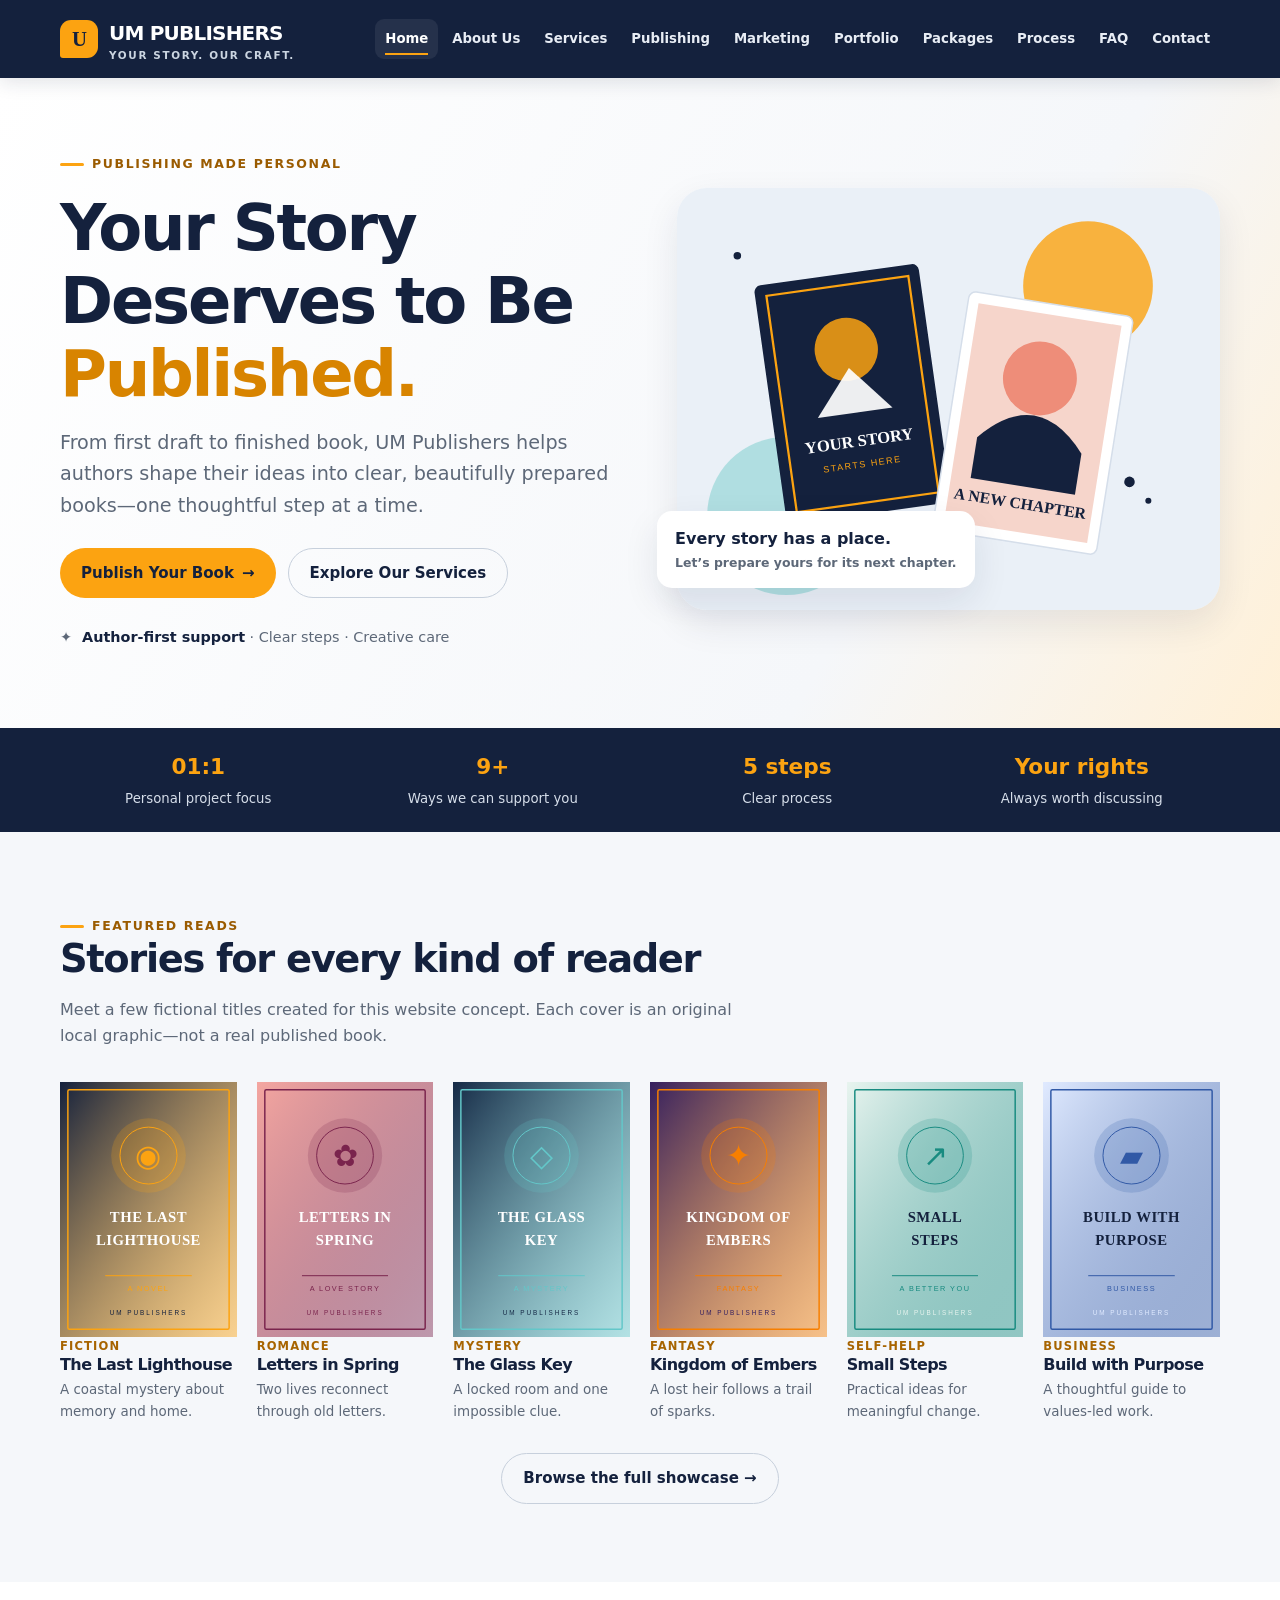
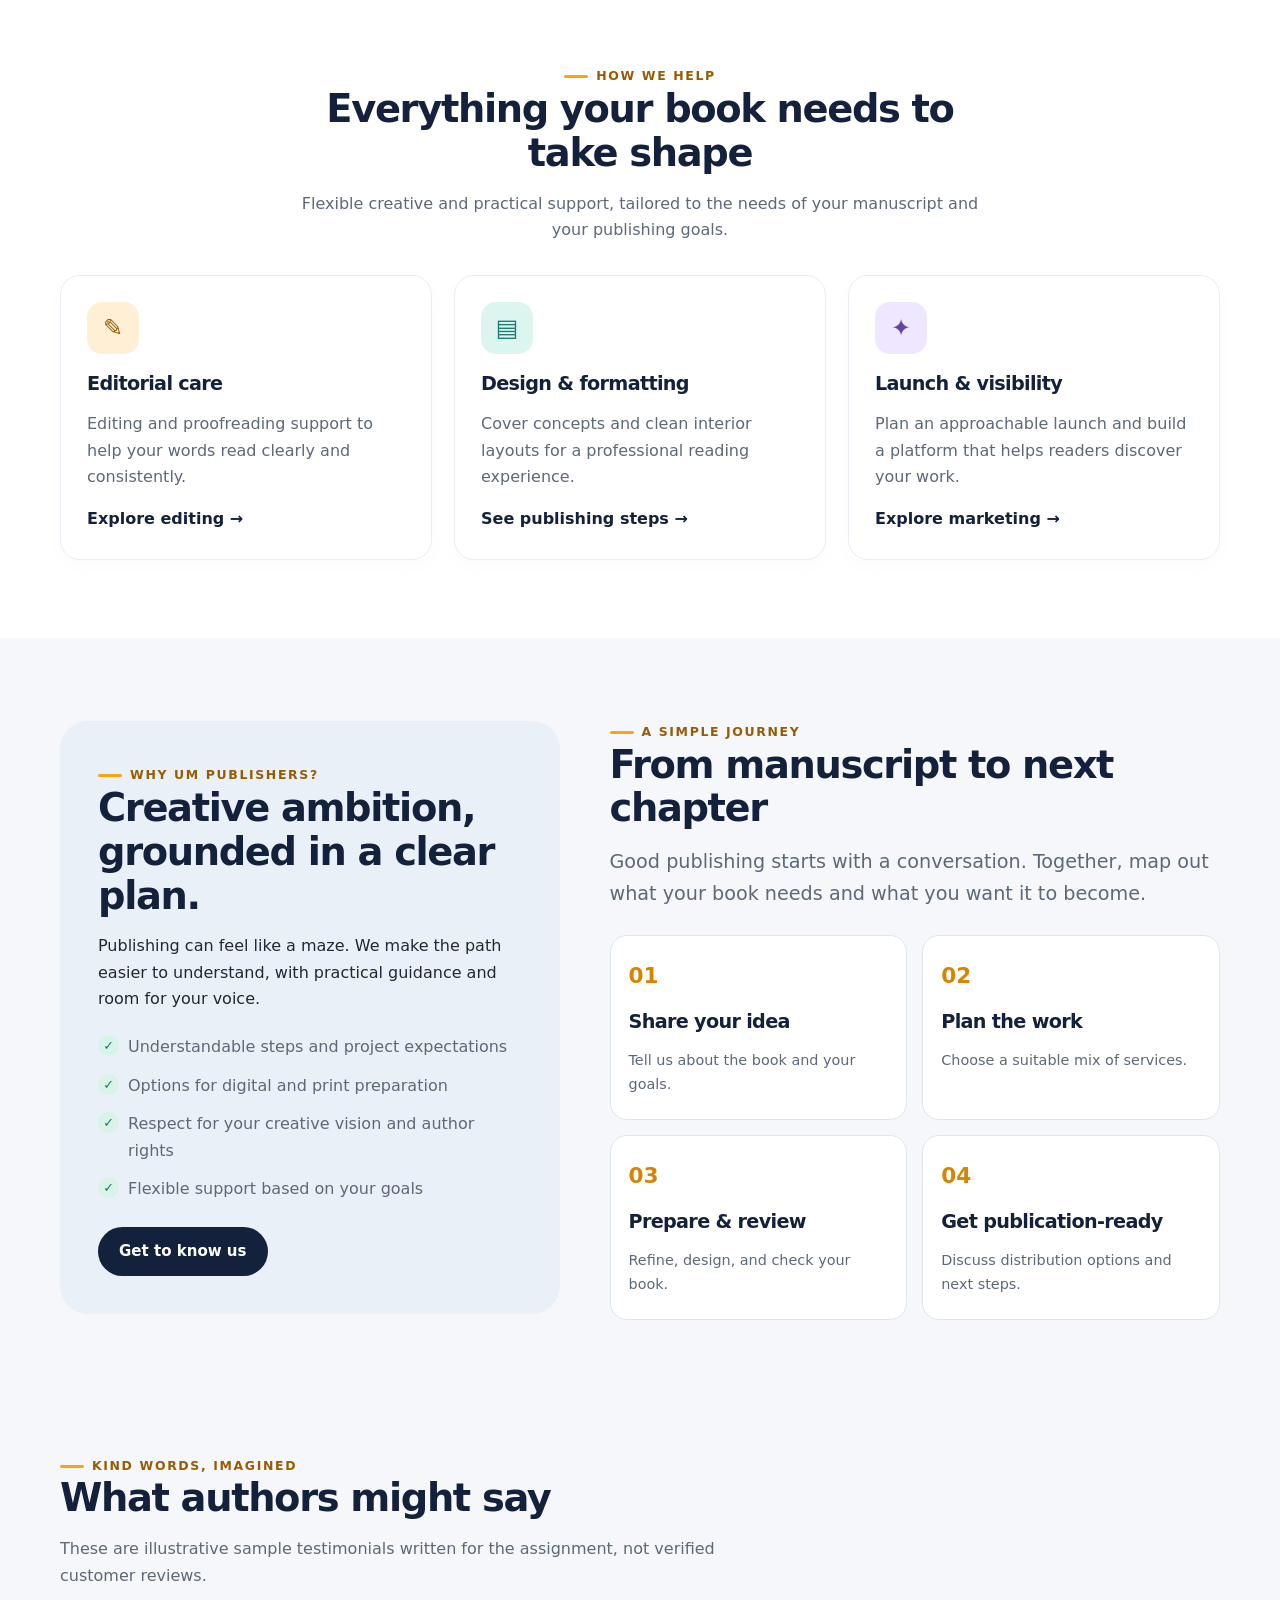
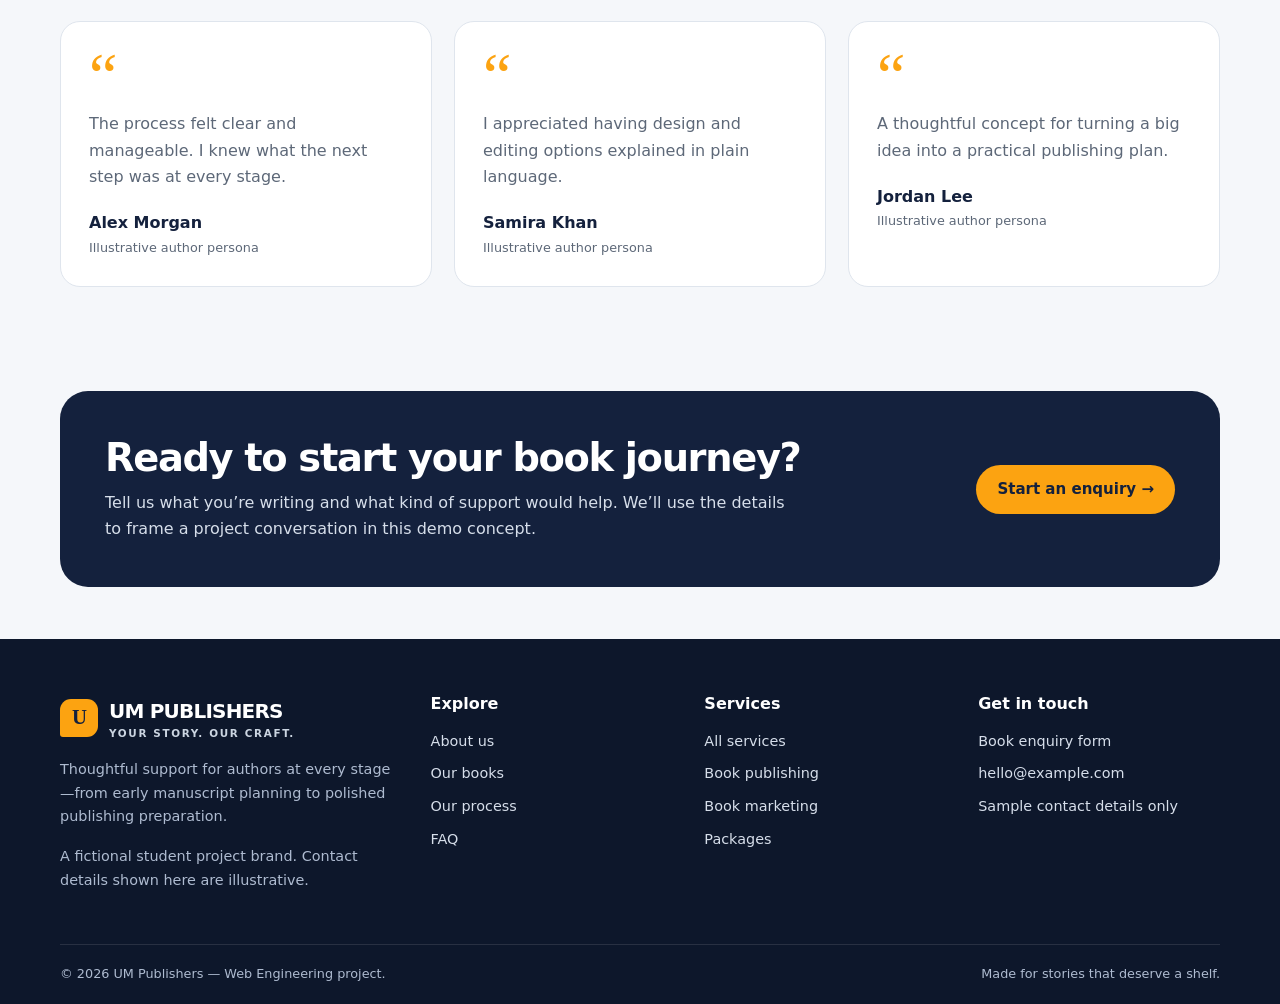
<file: index.html>
<!doctype html>
<html lang="en">
<head>
<meta charset="utf-8">
<meta name="viewport" content="width=device-width, initial-scale=1">
<meta name="description" content="Your Story Deserves to Be Published | UM Publishers">
<meta name="theme-color" content="#14213d">
<title>Home</title>
<link rel="icon" href="assets/images/favicon.svg" type="image/svg+xml">
<link rel="stylesheet" href="css/style.css">
</head>
<body>
<a class="skip-link" href="#main">Skip to content</a>
<header class="site-header"><div class="container header-inner">
<a class="brand" href="index.html" aria-label="UM Publishers home"><span class="brand-mark" aria-hidden="true">U</span><span>UM PUBLISHERS<small>YOUR STORY. OUR CRAFT.</small></span></a>
<input class="nav-toggle" type="checkbox" id="nav-toggle" aria-label="Toggle navigation">
<label class="menu-label" for="nav-toggle">☰ Menu</label>
<nav class="main-nav" aria-label="Main navigation"><a href="index.html" aria-current="page">Home</a><a href="about.html">About Us</a><a href="services.html">Services</a><a href="publishing.html">Publishing</a><a href="marketing.html">Marketing</a><a href="portfolio.html">Portfolio</a><a href="packages.html">Packages</a><a href="process.html">Process</a><a href="faq.html">FAQ</a><a href="contact.html">Contact</a></nav>
</div></header>
<main id="main">
<section class="hero"><div class="container hero-grid">
<div class="hero-copy"><span class="eyebrow">Publishing made personal</span><h1>Your Story Deserves to Be <span>Published.</span></h1>
<p class="lead">From first draft to finished book, UM Publishers helps authors shape their ideas into clear, beautifully prepared books—one thoughtful step at a time.</p>
<div class="hero-actions"><a class="btn btn-primary" href="contact.html">Publish Your Book <span aria-hidden="true">→</span></a><a class="btn btn-outline" href="services.html">Explore Our Services</a></div>
<div class="hero-note"><span aria-hidden="true">✦</span><span><strong>Author-first support</strong> · Clear steps · Creative care</span></div>
</div>
<div class="hero-art"><img src="assets/images/publishing-hero.svg" alt="Original illustration of two colorful books representing a new publishing journey"><div class="hero-badge">Every story has a place.<span>Let’s prepare yours for its next chapter.</span></div></div>
</div></section>
<section class="trust-strip"><div class="container trust-grid"><div class="trust-item"><strong>01:1</strong><span>Personal project focus</span></div><div class="trust-item"><strong>9+</strong><span>Ways we can support you</span></div><div class="trust-item"><strong>5 steps</strong><span>Clear process</span></div><div class="trust-item"><strong>Your rights</strong><span>Always worth discussing</span></div></div></section>
<section class="section"><div class="container"><div class="section-head"><span class="eyebrow">Featured reads</span><h2>Stories for every kind of reader</h2><p>Meet a few fictional titles created for this website concept. Each cover is an original local graphic—not a real published book.</p></div>
<div class="book-grid">
<article class="book-card"><a class="book-cover" href="portfolio.html"><img src="assets/images/the-last-lighthouse.svg" alt="Original sample cover for The Last Lighthouse"></a><div class="genre">Fiction</div><h3>The Last Lighthouse</h3><p>A coastal mystery about memory and home.</p></article><article class="book-card"><a class="book-cover" href="portfolio.html"><img src="assets/images/letters-in-spring.svg" alt="Original sample cover for Letters in Spring"></a><div class="genre">Romance</div><h3>Letters in Spring</h3><p>Two lives reconnect through old letters.</p></article><article class="book-card"><a class="book-cover" href="portfolio.html"><img src="assets/images/the-glass-key.svg" alt="Original sample cover for The Glass Key"></a><div class="genre">Mystery</div><h3>The Glass Key</h3><p>A locked room and one impossible clue.</p></article><article class="book-card"><a class="book-cover" href="portfolio.html"><img src="assets/images/kingdom-of-embers.svg" alt="Original sample cover for Kingdom of Embers"></a><div class="genre">Fantasy</div><h3>Kingdom of Embers</h3><p>A lost heir follows a trail of sparks.</p></article><article class="book-card"><a class="book-cover" href="portfolio.html"><img src="assets/images/small-steps.svg" alt="Original sample cover for Small Steps"></a><div class="genre">Self-help</div><h3>Small Steps</h3><p>Practical ideas for meaningful change.</p></article><article class="book-card"><a class="book-cover" href="portfolio.html"><img src="assets/images/build-with-purpose.svg" alt="Original sample cover for Build with Purpose"></a><div class="genre">Business</div><h3>Build with Purpose</h3><p>A thoughtful guide to values-led work.</p></article>
</div><div style="text-align:center;margin-top:30px"><a class="btn btn-outline" href="portfolio.html">Browse the full showcase →</a></div></div></section>
<section class="section" style="background:#fff"><div class="container"><div class="section-head center"><span class="eyebrow">How we help</span><h2>Everything your book needs to take shape</h2><p>Flexible creative and practical support, tailored to the needs of your manuscript and your publishing goals.</p></div>
<div class="grid-3">
<div class="card"><div class="icon-tile">✎</div><h3>Editorial care</h3><p>Editing and proofreading support to help your words read clearly and consistently.</p><a class="text-link" href="services.html">Explore editing →</a></div>
<div class="card"><div class="icon-tile icon-teal">▤</div><h3>Design & formatting</h3><p>Cover concepts and clean interior layouts for a professional reading experience.</p><a class="text-link" href="publishing.html">See publishing steps →</a></div>
<div class="card"><div class="icon-tile icon-purple">✦</div><h3>Launch & visibility</h3><p>Plan an approachable launch and build a platform that helps readers discover your work.</p><a class="text-link" href="marketing.html">Explore marketing →</a></div>
</div></div></section>
<section class="section"><div class="container feature-row"><div class="soft-panel"><span class="eyebrow">Why UM Publishers?</span><h2>Creative ambition, grounded in a clear plan.</h2><p>Publishing can feel like a maze. We make the path easier to understand, with practical guidance and room for your voice.</p><ul class="check-list"><li>Understandable steps and project expectations</li><li>Options for digital and print preparation</li><li>Respect for your creative vision and author rights</li><li>Flexible support based on your goals</li></ul><div style="margin-top:25px"><a class="btn btn-dark" href="about.html">Get to know us</a></div></div>
<div><span class="eyebrow">A simple journey</span><h2>From manuscript to next chapter</h2><p class="lead">Good publishing starts with a conversation. Together, map out what your book needs and what you want it to become.</p>
<div class="steps-grid" style="grid-template-columns:1fr 1fr;margin-top:25px"><div class="step-card"><h3>Share your idea</h3><p>Tell us about the book and your goals.</p></div><div class="step-card"><h3>Plan the work</h3><p>Choose a suitable mix of services.</p></div><div class="step-card"><h3>Prepare & review</h3><p>Refine, design, and check your book.</p></div><div class="step-card"><h3>Get publication-ready</h3><p>Discuss distribution options and next steps.</p></div></div></div></div></section>
<section class="section-tight"><div class="container"><div class="section-head"><span class="eyebrow">Kind words, imagined</span><h2>What authors might say</h2><p>These are illustrative sample testimonials written for the assignment, not verified customer reviews.</p></div><div class="grid-3">
<div class="quote-card"><div class="quote-mark">“</div><blockquote>The process felt clear and manageable. I knew what the next step was at every stage.</blockquote><strong>Alex Morgan</strong><div class="sample-note">Illustrative author persona</div></div>
<div class="quote-card"><div class="quote-mark">“</div><blockquote>I appreciated having design and editing options explained in plain language.</blockquote><strong>Samira Khan</strong><div class="sample-note">Illustrative author persona</div></div>
<div class="quote-card"><div class="quote-mark">“</div><blockquote>A thoughtful concept for turning a big idea into a practical publishing plan.</blockquote><strong>Jordan Lee</strong><div class="sample-note">Illustrative author persona</div></div>
</div></div></section>
<section class="section-tight"><div class="container"><div class="cta-band"><div><h2>Ready to start your book journey?</h2><p>Tell us what you’re writing and what kind of support would help. We’ll use the details to frame a project conversation in this demo concept.</p></div><a class="btn btn-primary" href="contact.html">Start an enquiry →</a></div></div></section>
</main>
<footer class="site-footer"><div class="container">
<div class="footer-grid">
<div><a class="brand" href="index.html"><span class="brand-mark" aria-hidden="true">U</span><span>UM PUBLISHERS<small>YOUR STORY. OUR CRAFT.</small></span></a><p style="margin-top:18px">Thoughtful support for authors at every stage—from early manuscript planning to polished publishing preparation.</p><p class="sample-note">A fictional student project brand. Contact details shown here are illustrative.</p></div>
<div><h3>Explore</h3><ul class="footer-links"><li><a href="about.html">About us</a></li><li><a href="portfolio.html">Our books</a></li><li><a href="process.html">Our process</a></li><li><a href="faq.html">FAQ</a></li></ul></div>
<div><h3>Services</h3><ul class="footer-links"><li><a href="services.html">All services</a></li><li><a href="publishing.html">Book publishing</a></li><li><a href="marketing.html">Book marketing</a></li><li><a href="packages.html">Packages</a></li></ul></div>
<div><h3>Get in touch</h3><ul class="footer-links"><li><a href="contact.html">Book enquiry form</a></li><li><a href="mailto:hello@example.com">hello@example.com</a></li><li>Sample contact details only</li></ul></div>
</div><div class="footer-bottom"><span>© 2026 UM Publishers — Web Engineering project.</span><span>Made for stories that deserve a shelf.</span></div>
</div></footer>
</body>
</html>
</file>
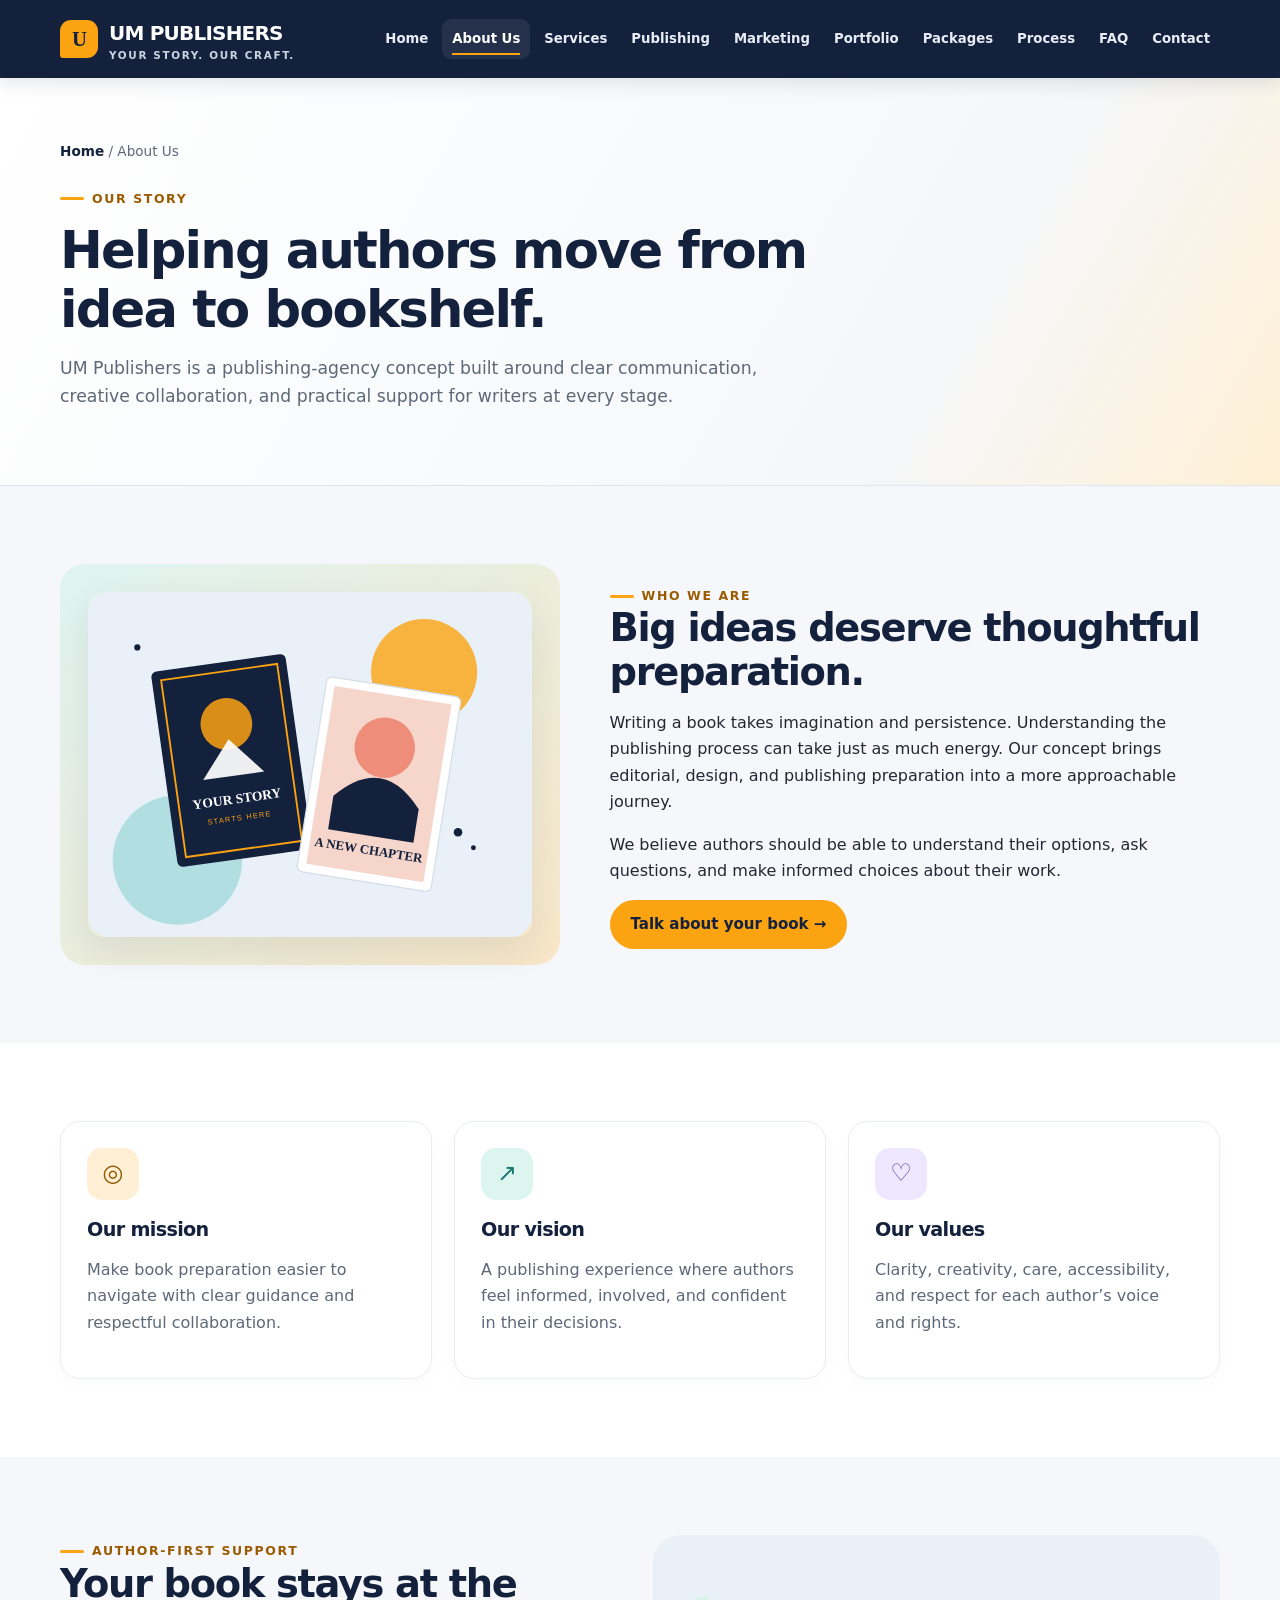
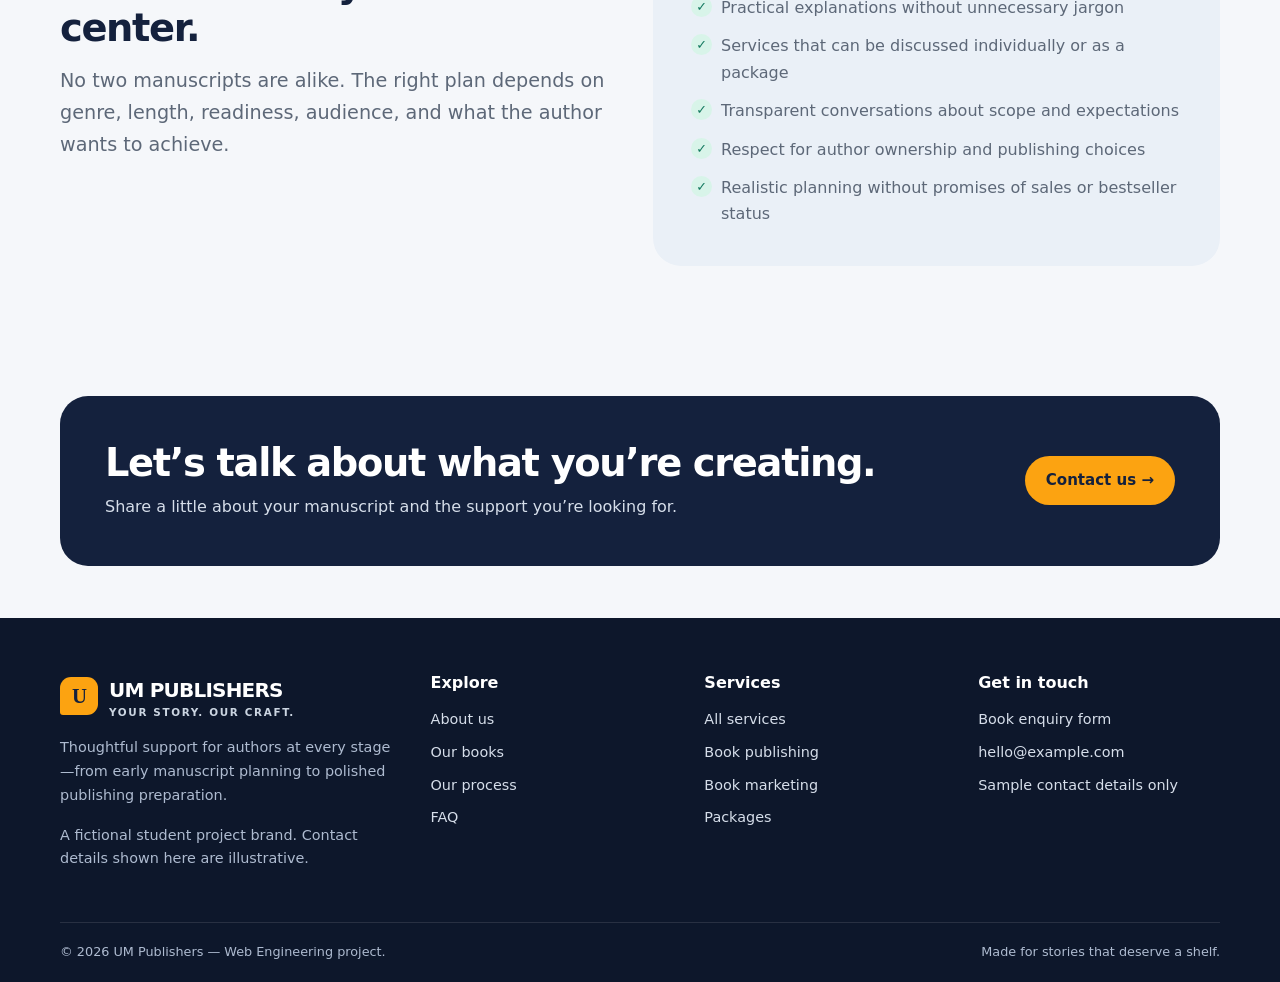
<file: about.html>
<!doctype html>
<html lang="en">
<head>
<meta charset="utf-8">
<meta name="viewport" content="width=device-width, initial-scale=1">
<meta name="description" content="About UM Publishers | Author-Focused Publishing Support">
<meta name="theme-color" content="#14213d">
<title>About Us</title>
<link rel="icon" href="assets/images/favicon.svg" type="image/svg+xml">
<link rel="stylesheet" href="css/style.css">
</head>
<body>
<a class="skip-link" href="#main">Skip to content</a>
<header class="site-header"><div class="container header-inner">
<a class="brand" href="index.html" aria-label="UM Publishers home"><span class="brand-mark" aria-hidden="true">U</span><span>UM PUBLISHERS<small>YOUR STORY. OUR CRAFT.</small></span></a>
<input class="nav-toggle" type="checkbox" id="nav-toggle" aria-label="Toggle navigation">
<label class="menu-label" for="nav-toggle">☰ Menu</label>
<nav class="main-nav" aria-label="Main navigation"><a href="index.html">Home</a><a href="about.html" aria-current="page">About Us</a><a href="services.html">Services</a><a href="publishing.html">Publishing</a><a href="marketing.html">Marketing</a><a href="portfolio.html">Portfolio</a><a href="packages.html">Packages</a><a href="process.html">Process</a><a href="faq.html">FAQ</a><a href="contact.html">Contact</a></nav>
</div></header>
<main id="main">
<section class="page-hero"><div class="container"><div class="breadcrumb"><a href="index.html">Home</a> / About Us</div><span class="eyebrow">Our story</span><h1>Helping authors move from idea to bookshelf.</h1><p>UM Publishers is a publishing-agency concept built around clear communication, creative collaboration, and practical support for writers at every stage.</p></div></section>
<section class="section"><div class="container feature-row"><div class="feature-art"><img src="assets/images/publishing-hero.svg" alt="Illustration of books at different stages of a creative publishing journey"></div><div><span class="eyebrow">Who we are</span><h2>Big ideas deserve thoughtful preparation.</h2><p>Writing a book takes imagination and persistence. Understanding the publishing process can take just as much energy. Our concept brings editorial, design, and publishing preparation into a more approachable journey.</p><p>We believe authors should be able to understand their options, ask questions, and make informed choices about their work.</p><a class="btn btn-primary" href="contact.html">Talk about your book →</a></div></div></section>
<section class="section" style="background:#fff"><div class="container"><div class="grid-3">
<div class="card"><div class="icon-tile">◎</div><h3>Our mission</h3><p>Make book preparation easier to navigate with clear guidance and respectful collaboration.</p></div>
<div class="card"><div class="icon-tile icon-teal">↗</div><h3>Our vision</h3><p>A publishing experience where authors feel informed, involved, and confident in their decisions.</p></div>
<div class="card"><div class="icon-tile icon-purple">♡</div><h3>Our values</h3><p>Clarity, creativity, care, accessibility, and respect for each author’s voice and rights.</p></div>
</div></div></section>
<section class="section"><div class="container grid-2"><div><span class="eyebrow">Author-first support</span><h2>Your book stays at the center.</h2><p class="lead">No two manuscripts are alike. The right plan depends on genre, length, readiness, audience, and what the author wants to achieve.</p></div><div class="soft-panel"><ul class="check-list"><li>Practical explanations without unnecessary jargon</li><li>Services that can be discussed individually or as a package</li><li>Transparent conversations about scope and expectations</li><li>Respect for author ownership and publishing choices</li><li>Realistic planning without promises of sales or bestseller status</li></ul></div></div></section>
<section class="section-tight"><div class="container"><div class="cta-band"><div><h2>Let’s talk about what you’re creating.</h2><p>Share a little about your manuscript and the support you’re looking for.</p></div><a class="btn btn-primary" href="contact.html">Contact us →</a></div></div></section>
</main>
<footer class="site-footer"><div class="container">
<div class="footer-grid">
<div><a class="brand" href="index.html"><span class="brand-mark" aria-hidden="true">U</span><span>UM PUBLISHERS<small>YOUR STORY. OUR CRAFT.</small></span></a><p style="margin-top:18px">Thoughtful support for authors at every stage—from early manuscript planning to polished publishing preparation.</p><p class="sample-note">A fictional student project brand. Contact details shown here are illustrative.</p></div>
<div><h3>Explore</h3><ul class="footer-links"><li><a href="about.html">About us</a></li><li><a href="portfolio.html">Our books</a></li><li><a href="process.html">Our process</a></li><li><a href="faq.html">FAQ</a></li></ul></div>
<div><h3>Services</h3><ul class="footer-links"><li><a href="services.html">All services</a></li><li><a href="publishing.html">Book publishing</a></li><li><a href="marketing.html">Book marketing</a></li><li><a href="packages.html">Packages</a></li></ul></div>
<div><h3>Get in touch</h3><ul class="footer-links"><li><a href="contact.html">Book enquiry form</a></li><li><a href="mailto:hello@example.com">hello@example.com</a></li><li>Sample contact details only</li></ul></div>
</div><div class="footer-bottom"><span>© 2026 UM Publishers — Web Engineering project.</span><span>Made for stories that deserve a shelf.</span></div>
</div></footer>
</body>
</html>
</file>
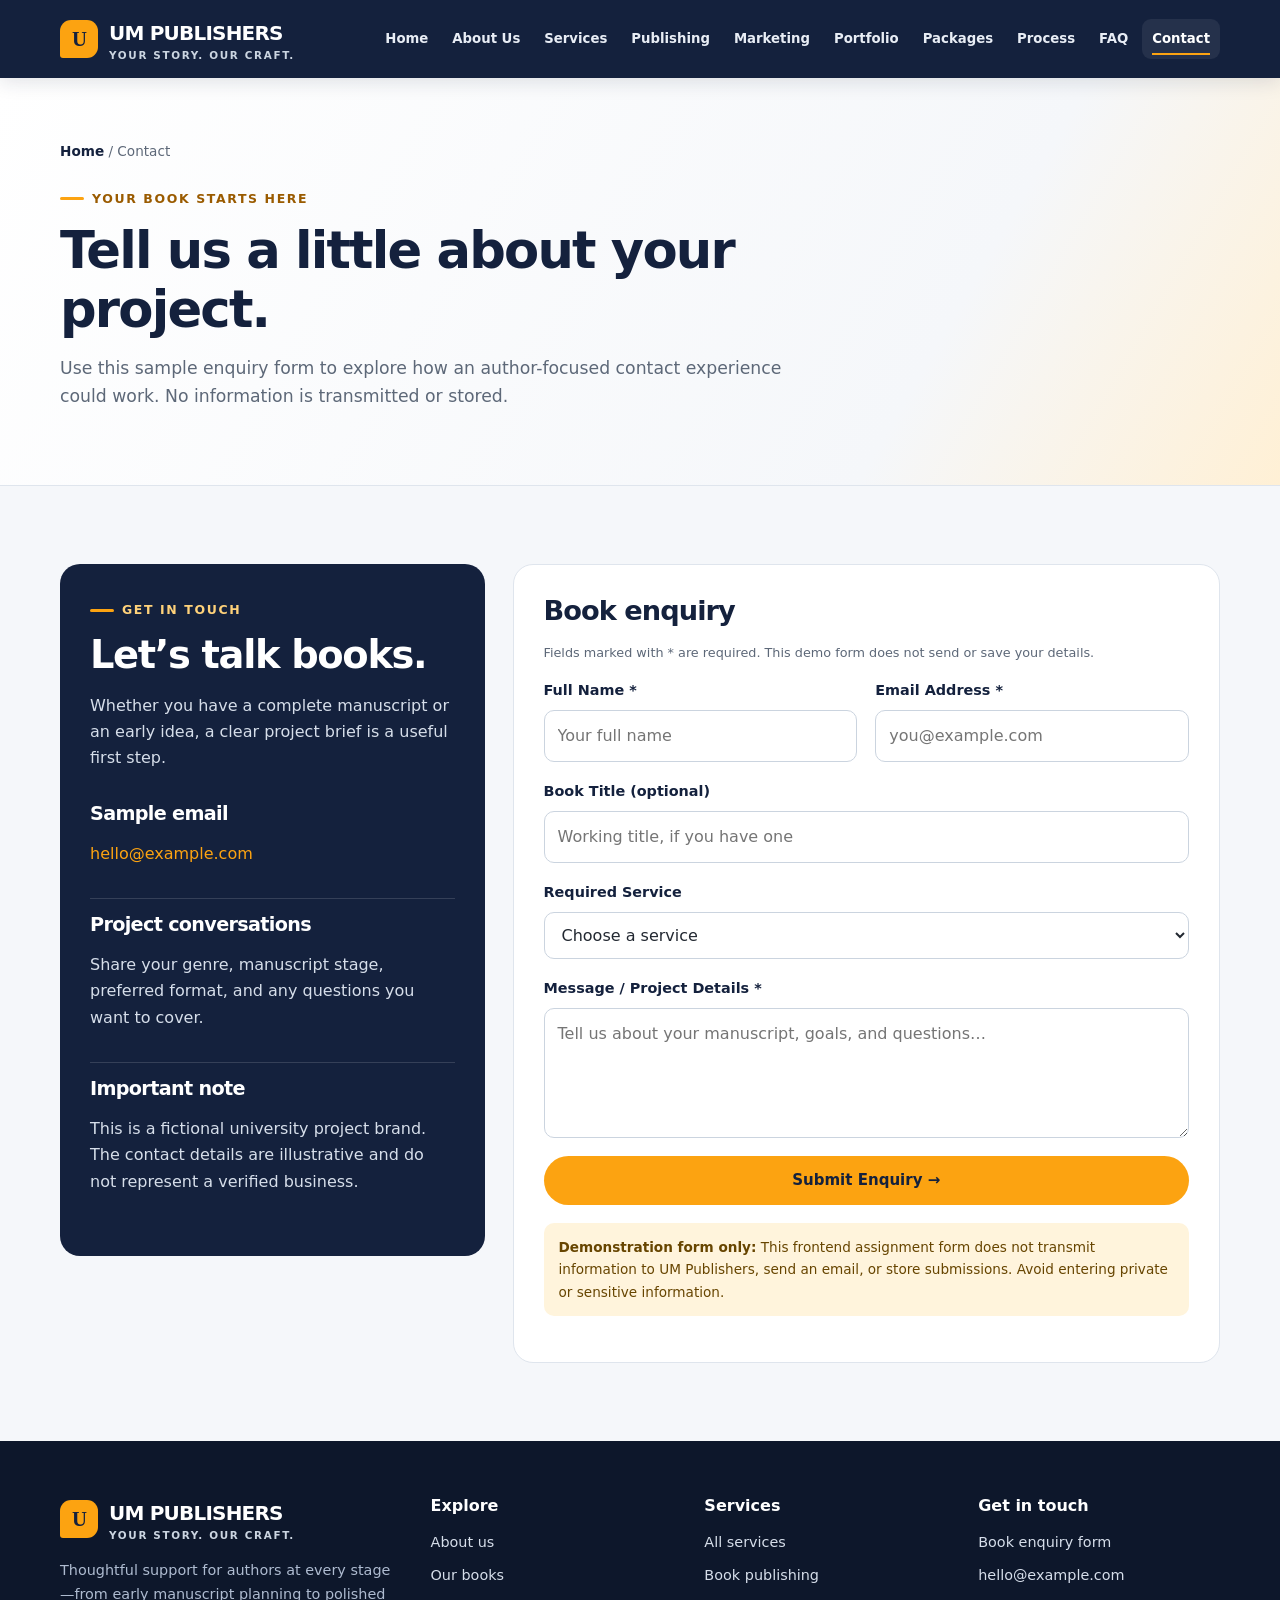
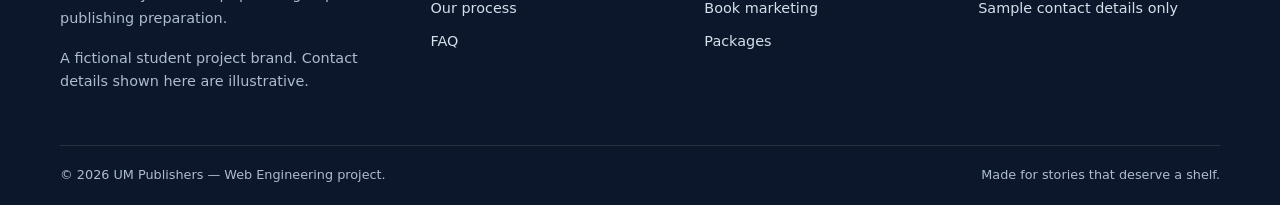
<file: contact.html>
<!doctype html>
<html lang="en">
<head>
<meta charset="utf-8">
<meta name="viewport" content="width=device-width, initial-scale=1">
<meta name="description" content="Contact UM Publishers | Book Enquiry">
<meta name="theme-color" content="#14213d">
<title>Contact</title>
<link rel="icon" href="assets/images/favicon.svg" type="image/svg+xml">
<link rel="stylesheet" href="css/style.css">
</head>
<body>
<a class="skip-link" href="#main">Skip to content</a>
<header class="site-header"><div class="container header-inner">
<a class="brand" href="index.html" aria-label="UM Publishers home"><span class="brand-mark" aria-hidden="true">U</span><span>UM PUBLISHERS<small>YOUR STORY. OUR CRAFT.</small></span></a>
<input class="nav-toggle" type="checkbox" id="nav-toggle" aria-label="Toggle navigation">
<label class="menu-label" for="nav-toggle">☰ Menu</label>
<nav class="main-nav" aria-label="Main navigation"><a href="index.html">Home</a><a href="about.html">About Us</a><a href="services.html">Services</a><a href="publishing.html">Publishing</a><a href="marketing.html">Marketing</a><a href="portfolio.html">Portfolio</a><a href="packages.html">Packages</a><a href="process.html">Process</a><a href="faq.html">FAQ</a><a href="contact.html" aria-current="page">Contact</a></nav>
</div></header>
<main id="main">
<section class="page-hero"><div class="container"><div class="breadcrumb"><a href="index.html">Home</a> / Contact</div><span class="eyebrow">Your book starts here</span><h1>Tell us a little about your project.</h1><p>Use this sample enquiry form to explore how an author-focused contact experience could work. No information is transmitted or stored.</p></div></section>
<section class="section"><div class="container contact-layout">
<aside class="contact-info"><span class="eyebrow" style="color:#ffd27a">Get in touch</span><h2 style="margin-top:12px">Let’s talk books.</h2><p>Whether you have a complete manuscript or an early idea, a clear project brief is a useful first step.</p>
<div class="contact-detail"><h3>Sample email</h3><p><a href="mailto:hello@example.com">hello@example.com</a></p></div>
<div class="contact-detail"><h3>Project conversations</h3><p>Share your genre, manuscript stage, preferred format, and any questions you want to cover.</p></div>
<div class="contact-detail"><h3>Important note</h3><p>This is a fictional university project brand. The contact details are illustrative and do not represent a verified business.</p></div>
</aside>
<section class="form-card"><h2 style="font-size:1.7rem">Book enquiry</h2><p class="sample-note">Fields marked with * are required. This demo form does not send or save your details.</p>
<form action="#" method="get">
<div class="form-grid">
<div class="form-field"><label for="full-name">Full Name *</label><input id="full-name" name="name" type="text" autocomplete="name" placeholder="Your full name" required></div>
<div class="form-field"><label for="email">Email Address *</label><input id="email" name="email" type="email" autocomplete="email" placeholder="you@example.com" required></div>
<div class="form-field full"><label for="book-title">Book Title (optional)</label><input id="book-title" name="book-title" type="text" placeholder="Working title, if you have one"></div>
<div class="form-field full"><label for="service">Required Service</label><select id="service" name="service"><option value="">Choose a service</option><option>Editing and Proofreading</option><option>eBook Publishing</option><option>Paperback / Hardcover Publishing</option><option>Book Marketing</option><option>Cover Design and Formatting</option><option>Multiple Services</option><option>Other</option></select></div>
<div class="form-field full"><label for="message">Message / Project Details *</label><textarea id="message" name="message" placeholder="Tell us about your manuscript, goals, and questions…" required></textarea></div>
<div class="form-field full"><button class="btn btn-primary" type="submit">Submit Enquiry →</button></div>
</div>
<p class="form-note"><strong>Demonstration form only:</strong> This frontend assignment form does not transmit information to UM Publishers, send an email, or store submissions. Avoid entering private or sensitive information.</p>
</form></section></div></section>
</main>
<footer class="site-footer"><div class="container">
<div class="footer-grid">
<div><a class="brand" href="index.html"><span class="brand-mark" aria-hidden="true">U</span><span>UM PUBLISHERS<small>YOUR STORY. OUR CRAFT.</small></span></a><p style="margin-top:18px">Thoughtful support for authors at every stage—from early manuscript planning to polished publishing preparation.</p><p class="sample-note">A fictional student project brand. Contact details shown here are illustrative.</p></div>
<div><h3>Explore</h3><ul class="footer-links"><li><a href="about.html">About us</a></li><li><a href="portfolio.html">Our books</a></li><li><a href="process.html">Our process</a></li><li><a href="faq.html">FAQ</a></li></ul></div>
<div><h3>Services</h3><ul class="footer-links"><li><a href="services.html">All services</a></li><li><a href="publishing.html">Book publishing</a></li><li><a href="marketing.html">Book marketing</a></li><li><a href="packages.html">Packages</a></li></ul></div>
<div><h3>Get in touch</h3><ul class="footer-links"><li><a href="contact.html">Book enquiry form</a></li><li><a href="mailto:hello@example.com">hello@example.com</a></li><li>Sample contact details only</li></ul></div>
</div><div class="footer-bottom"><span>© 2026 UM Publishers — Web Engineering project.</span><span>Made for stories that deserve a shelf.</span></div>
</div></footer>
</body>
</html>
</file>
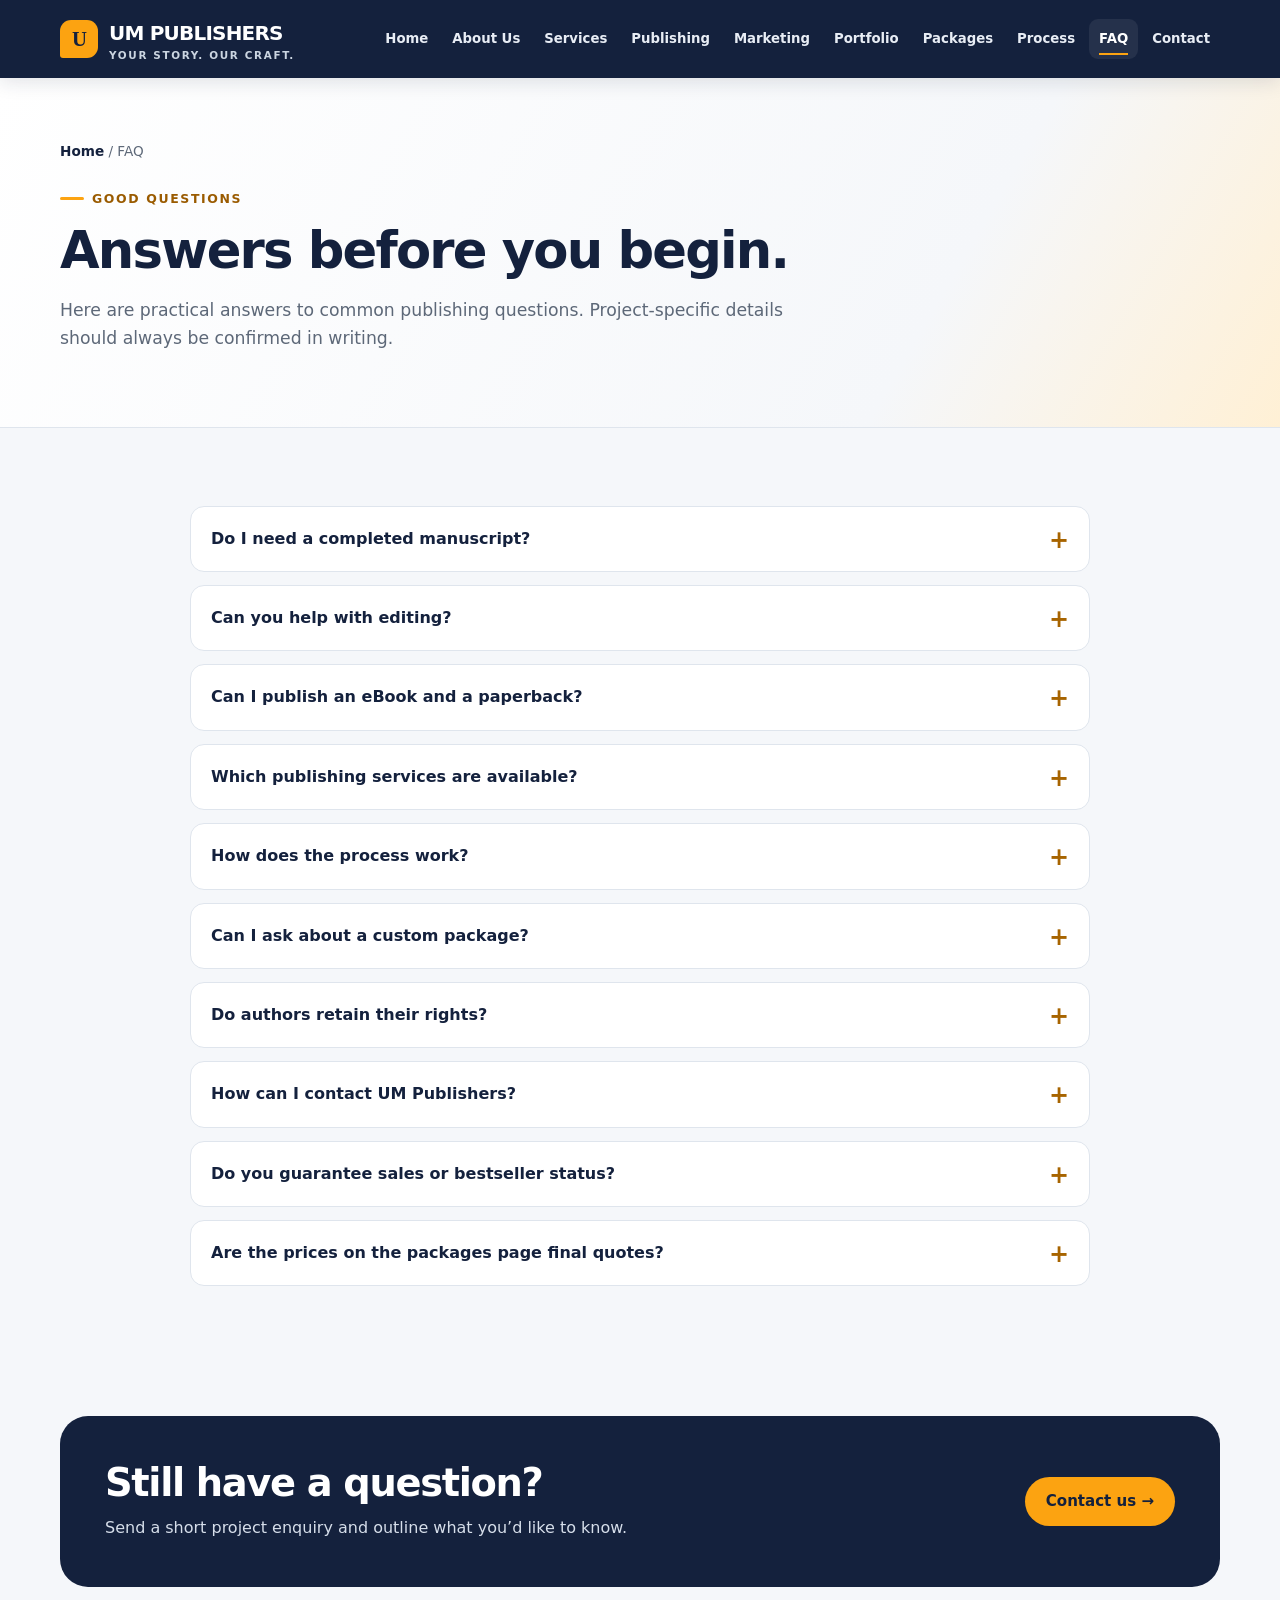
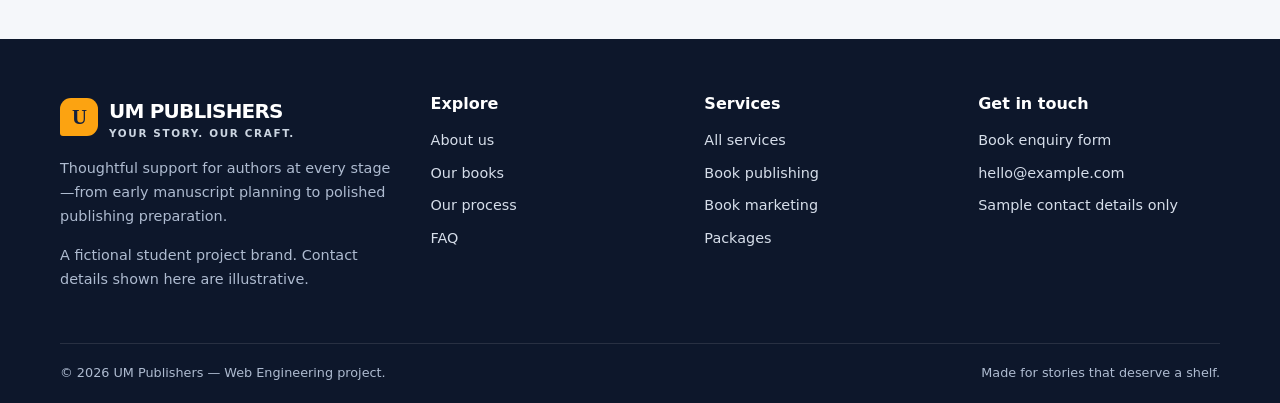
<file: faq.html>
<!doctype html>
<html lang="en">
<head>
<meta charset="utf-8">
<meta name="viewport" content="width=device-width, initial-scale=1">
<meta name="description" content="Frequently Asked Questions | UM Publishers">
<meta name="theme-color" content="#14213d">
<title>FAQ</title>
<link rel="icon" href="assets/images/favicon.svg" type="image/svg+xml">
<link rel="stylesheet" href="css/style.css">
</head>
<body>
<a class="skip-link" href="#main">Skip to content</a>
<header class="site-header"><div class="container header-inner">
<a class="brand" href="index.html" aria-label="UM Publishers home"><span class="brand-mark" aria-hidden="true">U</span><span>UM PUBLISHERS<small>YOUR STORY. OUR CRAFT.</small></span></a>
<input class="nav-toggle" type="checkbox" id="nav-toggle" aria-label="Toggle navigation">
<label class="menu-label" for="nav-toggle">☰ Menu</label>
<nav class="main-nav" aria-label="Main navigation"><a href="index.html">Home</a><a href="about.html">About Us</a><a href="services.html">Services</a><a href="publishing.html">Publishing</a><a href="marketing.html">Marketing</a><a href="portfolio.html">Portfolio</a><a href="packages.html">Packages</a><a href="process.html">Process</a><a href="faq.html" aria-current="page">FAQ</a><a href="contact.html">Contact</a></nav>
</div></header>
<main id="main">
<section class="page-hero"><div class="container"><div class="breadcrumb"><a href="index.html">Home</a> / FAQ</div><span class="eyebrow">Good questions</span><h1>Answers before you begin.</h1><p>Here are practical answers to common publishing questions. Project-specific details should always be confirmed in writing.</p></div></section>
<section class="section"><div class="container"><div class="faq-list"><details><summary>Do I need a completed manuscript?</summary><p>Not necessarily. You can enquire while outlining or drafting, although the right services depend on how much of the manuscript is ready.</p></details><details><summary>Can you help with editing?</summary><p>The service concept includes editing and proofreading support. The appropriate level should be discussed after considering the manuscript and its goals.</p></details><details><summary>Can I publish an eBook and a paperback?</summary><p>Digital and print preparation are both included in the service overview. Requirements vary by platform and format, and files need to meet the selected platform’s specifications.</p></details><details><summary>Which publishing services are available?</summary><p>Possible services include editing, proofreading, cover design, interior formatting, ebook and print preparation, distribution guidance, marketing, and author branding.</p></details><details><summary>How does the process work?</summary><p>The sample process has five stages: submit an enquiry, discuss goals, select services, prepare and review the book, then complete publishing preparation and distribution arrangements.</p></details><details><summary>Can I ask about a custom package?</summary><p>Yes. The package descriptions are illustrative starting points. A real project would need an agreed scope, timeline, deliverables, and terms.</p></details><details><summary>Do authors retain their rights?</summary><p>Rights depend on the contracts and platforms involved. Authors should read all agreements carefully and clarify ownership, licences, royalties, and permissions before signing.</p></details><details><summary>How can I contact UM Publishers?</summary><p>Use the contact page’s demonstration form to see the intended enquiry flow. It does not transmit or save your information.</p></details><details><summary>Do you guarantee sales or bestseller status?</summary><p>No. Publishing acceptance, sales, rankings, reviews, and marketing outcomes cannot be guaranteed. They depend on many factors outside a service provider’s control.</p></details><details><summary>Are the prices on the packages page final quotes?</summary><p>No. The prices are illustrative assignment examples only. Actual costs and scope would need to be confirmed in a written agreement.</p></details></div></div></section>
<section class="section-tight"><div class="container"><div class="cta-band"><div><h2>Still have a question?</h2><p>Send a short project enquiry and outline what you’d like to know.</p></div><a class="btn btn-primary" href="contact.html">Contact us →</a></div></div></section>
</main>
<footer class="site-footer"><div class="container">
<div class="footer-grid">
<div><a class="brand" href="index.html"><span class="brand-mark" aria-hidden="true">U</span><span>UM PUBLISHERS<small>YOUR STORY. OUR CRAFT.</small></span></a><p style="margin-top:18px">Thoughtful support for authors at every stage—from early manuscript planning to polished publishing preparation.</p><p class="sample-note">A fictional student project brand. Contact details shown here are illustrative.</p></div>
<div><h3>Explore</h3><ul class="footer-links"><li><a href="about.html">About us</a></li><li><a href="portfolio.html">Our books</a></li><li><a href="process.html">Our process</a></li><li><a href="faq.html">FAQ</a></li></ul></div>
<div><h3>Services</h3><ul class="footer-links"><li><a href="services.html">All services</a></li><li><a href="publishing.html">Book publishing</a></li><li><a href="marketing.html">Book marketing</a></li><li><a href="packages.html">Packages</a></li></ul></div>
<div><h3>Get in touch</h3><ul class="footer-links"><li><a href="contact.html">Book enquiry form</a></li><li><a href="mailto:hello@example.com">hello@example.com</a></li><li>Sample contact details only</li></ul></div>
</div><div class="footer-bottom"><span>© 2026 UM Publishers — Web Engineering project.</span><span>Made for stories that deserve a shelf.</span></div>
</div></footer>
</body>
</html>
</file>
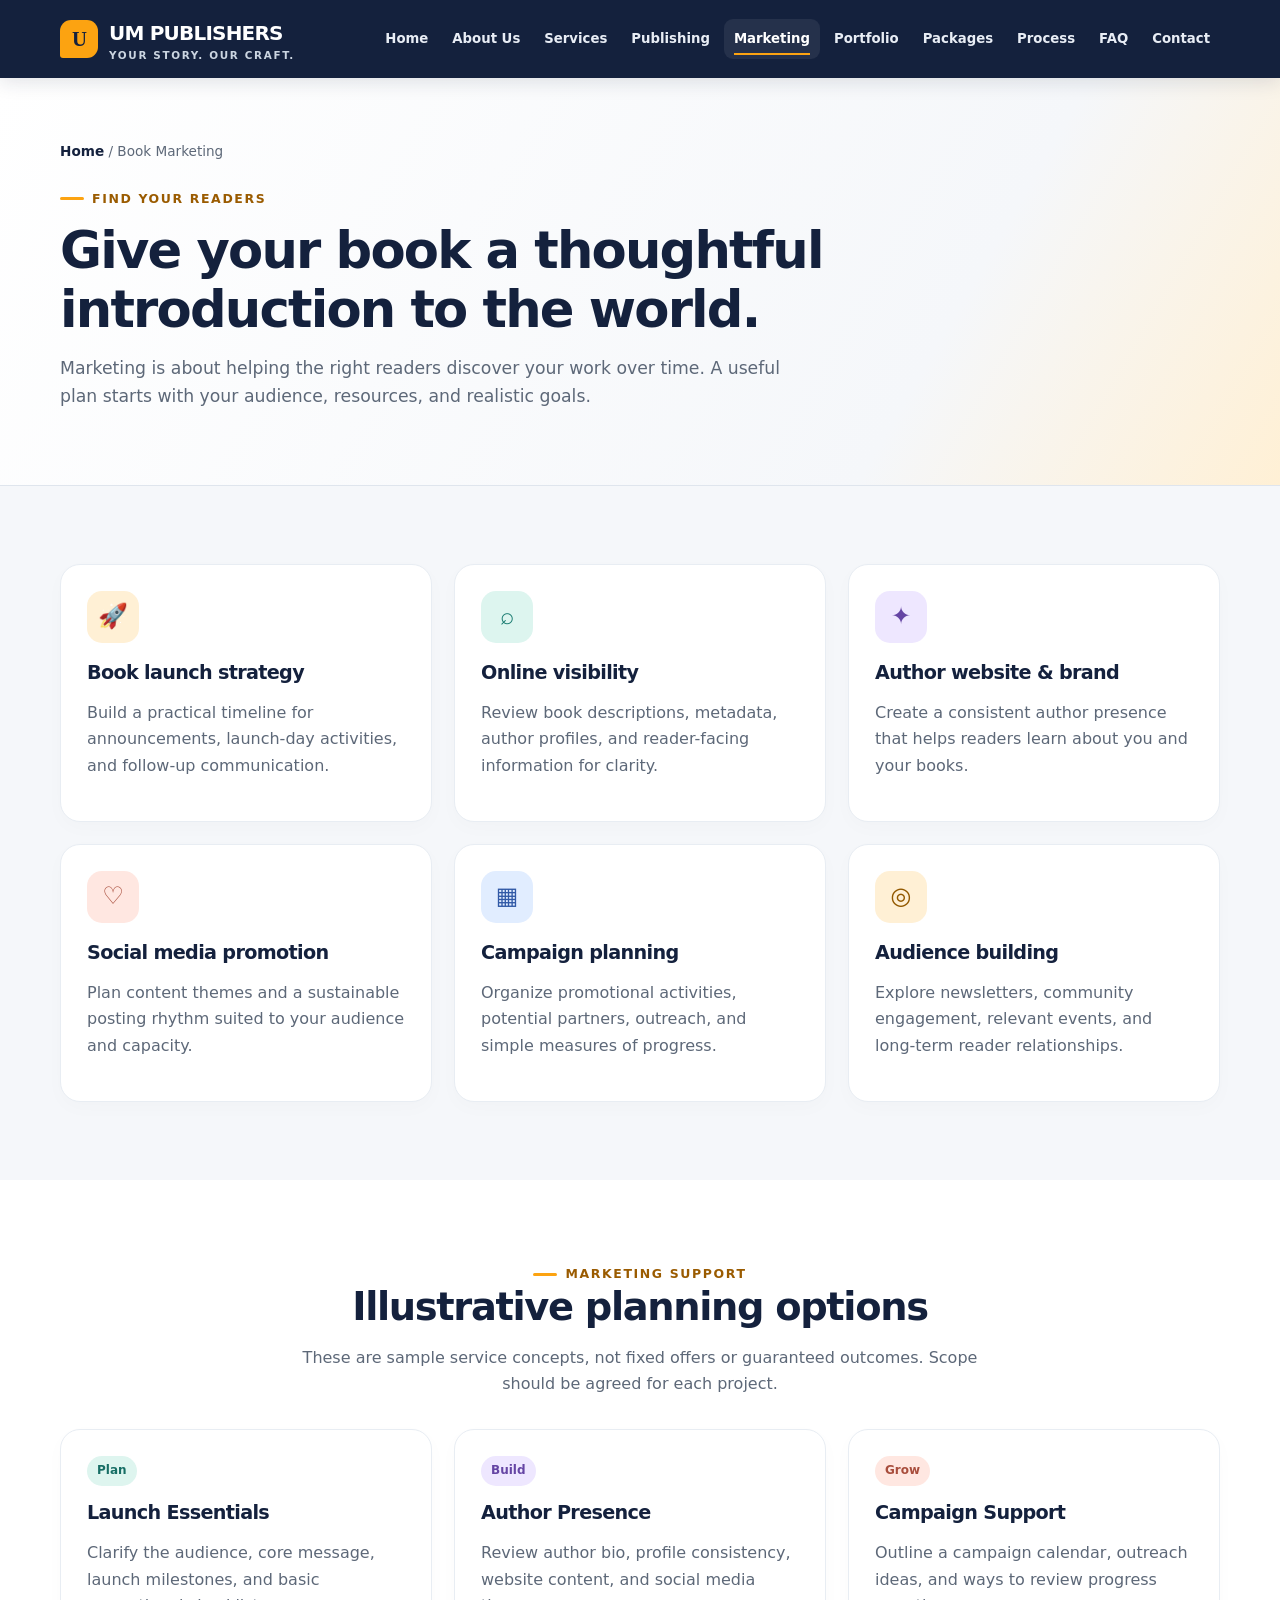
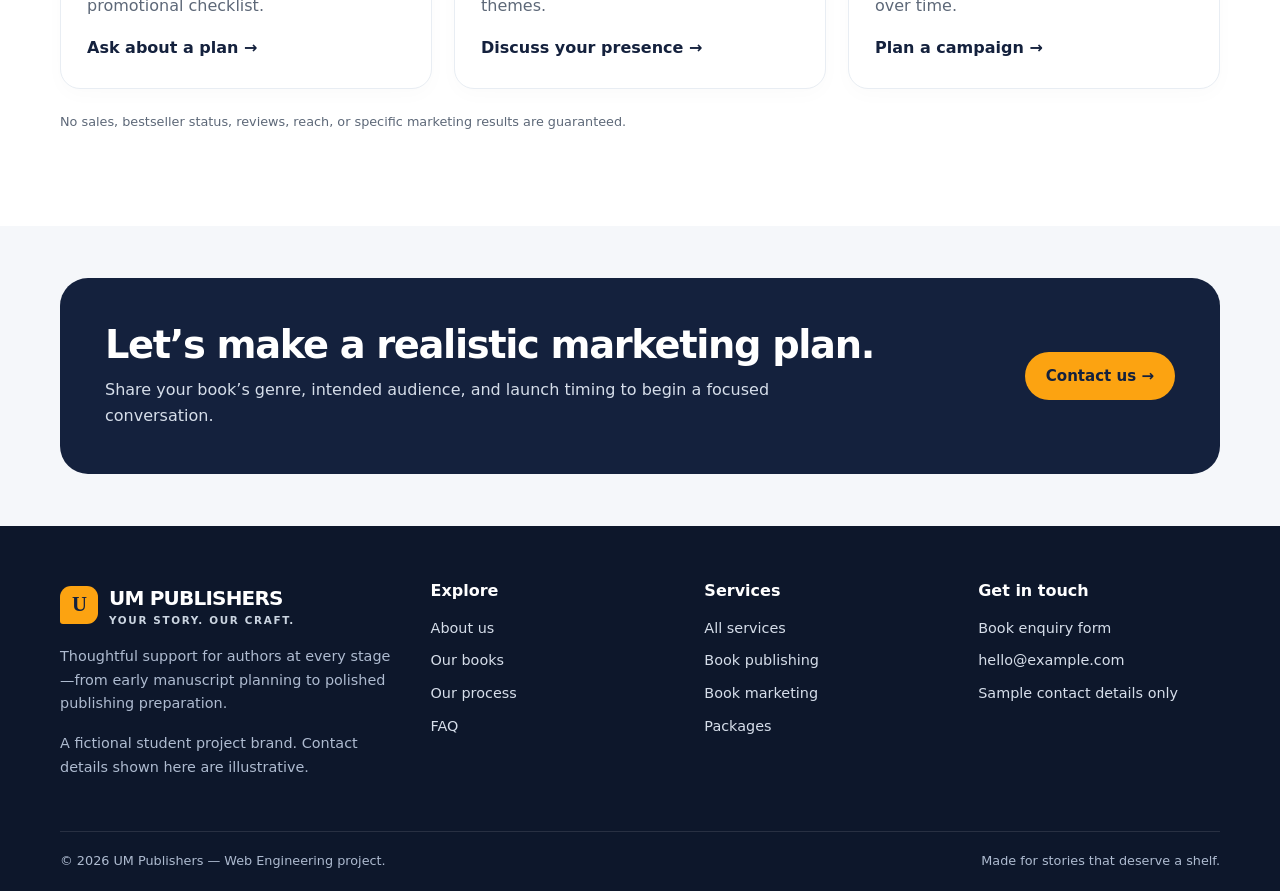
<file: marketing.html>
<!doctype html>
<html lang="en">
<head>
<meta charset="utf-8">
<meta name="viewport" content="width=device-width, initial-scale=1">
<meta name="description" content="Book Marketing Services | UM Publishers">
<meta name="theme-color" content="#14213d">
<title>Book Marketing</title>
<link rel="icon" href="assets/images/favicon.svg" type="image/svg+xml">
<link rel="stylesheet" href="css/style.css">
</head>
<body>
<a class="skip-link" href="#main">Skip to content</a>
<header class="site-header"><div class="container header-inner">
<a class="brand" href="index.html" aria-label="UM Publishers home"><span class="brand-mark" aria-hidden="true">U</span><span>UM PUBLISHERS<small>YOUR STORY. OUR CRAFT.</small></span></a>
<input class="nav-toggle" type="checkbox" id="nav-toggle" aria-label="Toggle navigation">
<label class="menu-label" for="nav-toggle">☰ Menu</label>
<nav class="main-nav" aria-label="Main navigation"><a href="index.html">Home</a><a href="about.html">About Us</a><a href="services.html">Services</a><a href="publishing.html">Publishing</a><a href="marketing.html" aria-current="page">Marketing</a><a href="portfolio.html">Portfolio</a><a href="packages.html">Packages</a><a href="process.html">Process</a><a href="faq.html">FAQ</a><a href="contact.html">Contact</a></nav>
</div></header>
<main id="main">
<section class="page-hero"><div class="container"><div class="breadcrumb"><a href="index.html">Home</a> / Book Marketing</div><span class="eyebrow">Find your readers</span><h1>Give your book a thoughtful introduction to the world.</h1><p>Marketing is about helping the right readers discover your work over time. A useful plan starts with your audience, resources, and realistic goals.</p></div></section>
<section class="section"><div class="container"><div class="grid-3">
<div class="card"><div class="icon-tile">🚀</div><h3>Book launch strategy</h3><p>Build a practical timeline for announcements, launch-day activities, and follow-up communication.</p></div>
<div class="card"><div class="icon-tile icon-teal">⌕</div><h3>Online visibility</h3><p>Review book descriptions, metadata, author profiles, and reader-facing information for clarity.</p></div>
<div class="card"><div class="icon-tile icon-purple">✦</div><h3>Author website & brand</h3><p>Create a consistent author presence that helps readers learn about you and your books.</p></div>
<div class="card"><div class="icon-tile icon-coral">♡</div><h3>Social media promotion</h3><p>Plan content themes and a sustainable posting rhythm suited to your audience and capacity.</p></div>
<div class="card"><div class="icon-tile icon-blue">▦</div><h3>Campaign planning</h3><p>Organize promotional activities, potential partners, outreach, and simple measures of progress.</p></div>
<div class="card"><div class="icon-tile">◎</div><h3>Audience building</h3><p>Explore newsletters, community engagement, relevant events, and long-term reader relationships.</p></div>
</div></div></section>
<section class="section" style="background:white"><div class="container"><div class="section-head center"><span class="eyebrow">Marketing support</span><h2>Illustrative planning options</h2><p>These are sample service concepts, not fixed offers or guaranteed outcomes. Scope should be agreed for each project.</p></div><div class="grid-3">
<div class="card"><span class="badge">Plan</span><h3 style="margin-top:16px">Launch Essentials</h3><p>Clarify the audience, core message, launch milestones, and basic promotional checklist.</p><a class="text-link" href="contact.html">Ask about a plan →</a></div>
<div class="card"><span class="badge" style="background:#eee7ff;color:#6545a4">Build</span><h3 style="margin-top:16px">Author Presence</h3><p>Review author bio, profile consistency, website content, and social media themes.</p><a class="text-link" href="contact.html">Discuss your presence →</a></div>
<div class="card"><span class="badge" style="background:#ffe7e1;color:#a84d3c">Grow</span><h3 style="margin-top:16px">Campaign Support</h3><p>Outline a campaign calendar, outreach ideas, and ways to review progress over time.</p><a class="text-link" href="contact.html">Plan a campaign →</a></div>
</div><p class="sample-note" style="margin-top:22px">No sales, bestseller status, reviews, reach, or specific marketing results are guaranteed.</p></div></section>
<section class="section-tight"><div class="container"><div class="cta-band"><div><h2>Let’s make a realistic marketing plan.</h2><p>Share your book’s genre, intended audience, and launch timing to begin a focused conversation.</p></div><a class="btn btn-primary" href="contact.html">Contact us →</a></div></div></section>
</main>
<footer class="site-footer"><div class="container">
<div class="footer-grid">
<div><a class="brand" href="index.html"><span class="brand-mark" aria-hidden="true">U</span><span>UM PUBLISHERS<small>YOUR STORY. OUR CRAFT.</small></span></a><p style="margin-top:18px">Thoughtful support for authors at every stage—from early manuscript planning to polished publishing preparation.</p><p class="sample-note">A fictional student project brand. Contact details shown here are illustrative.</p></div>
<div><h3>Explore</h3><ul class="footer-links"><li><a href="about.html">About us</a></li><li><a href="portfolio.html">Our books</a></li><li><a href="process.html">Our process</a></li><li><a href="faq.html">FAQ</a></li></ul></div>
<div><h3>Services</h3><ul class="footer-links"><li><a href="services.html">All services</a></li><li><a href="publishing.html">Book publishing</a></li><li><a href="marketing.html">Book marketing</a></li><li><a href="packages.html">Packages</a></li></ul></div>
<div><h3>Get in touch</h3><ul class="footer-links"><li><a href="contact.html">Book enquiry form</a></li><li><a href="mailto:hello@example.com">hello@example.com</a></li><li>Sample contact details only</li></ul></div>
</div><div class="footer-bottom"><span>© 2026 UM Publishers — Web Engineering project.</span><span>Made for stories that deserve a shelf.</span></div>
</div></footer>
</body>
</html>
</file>
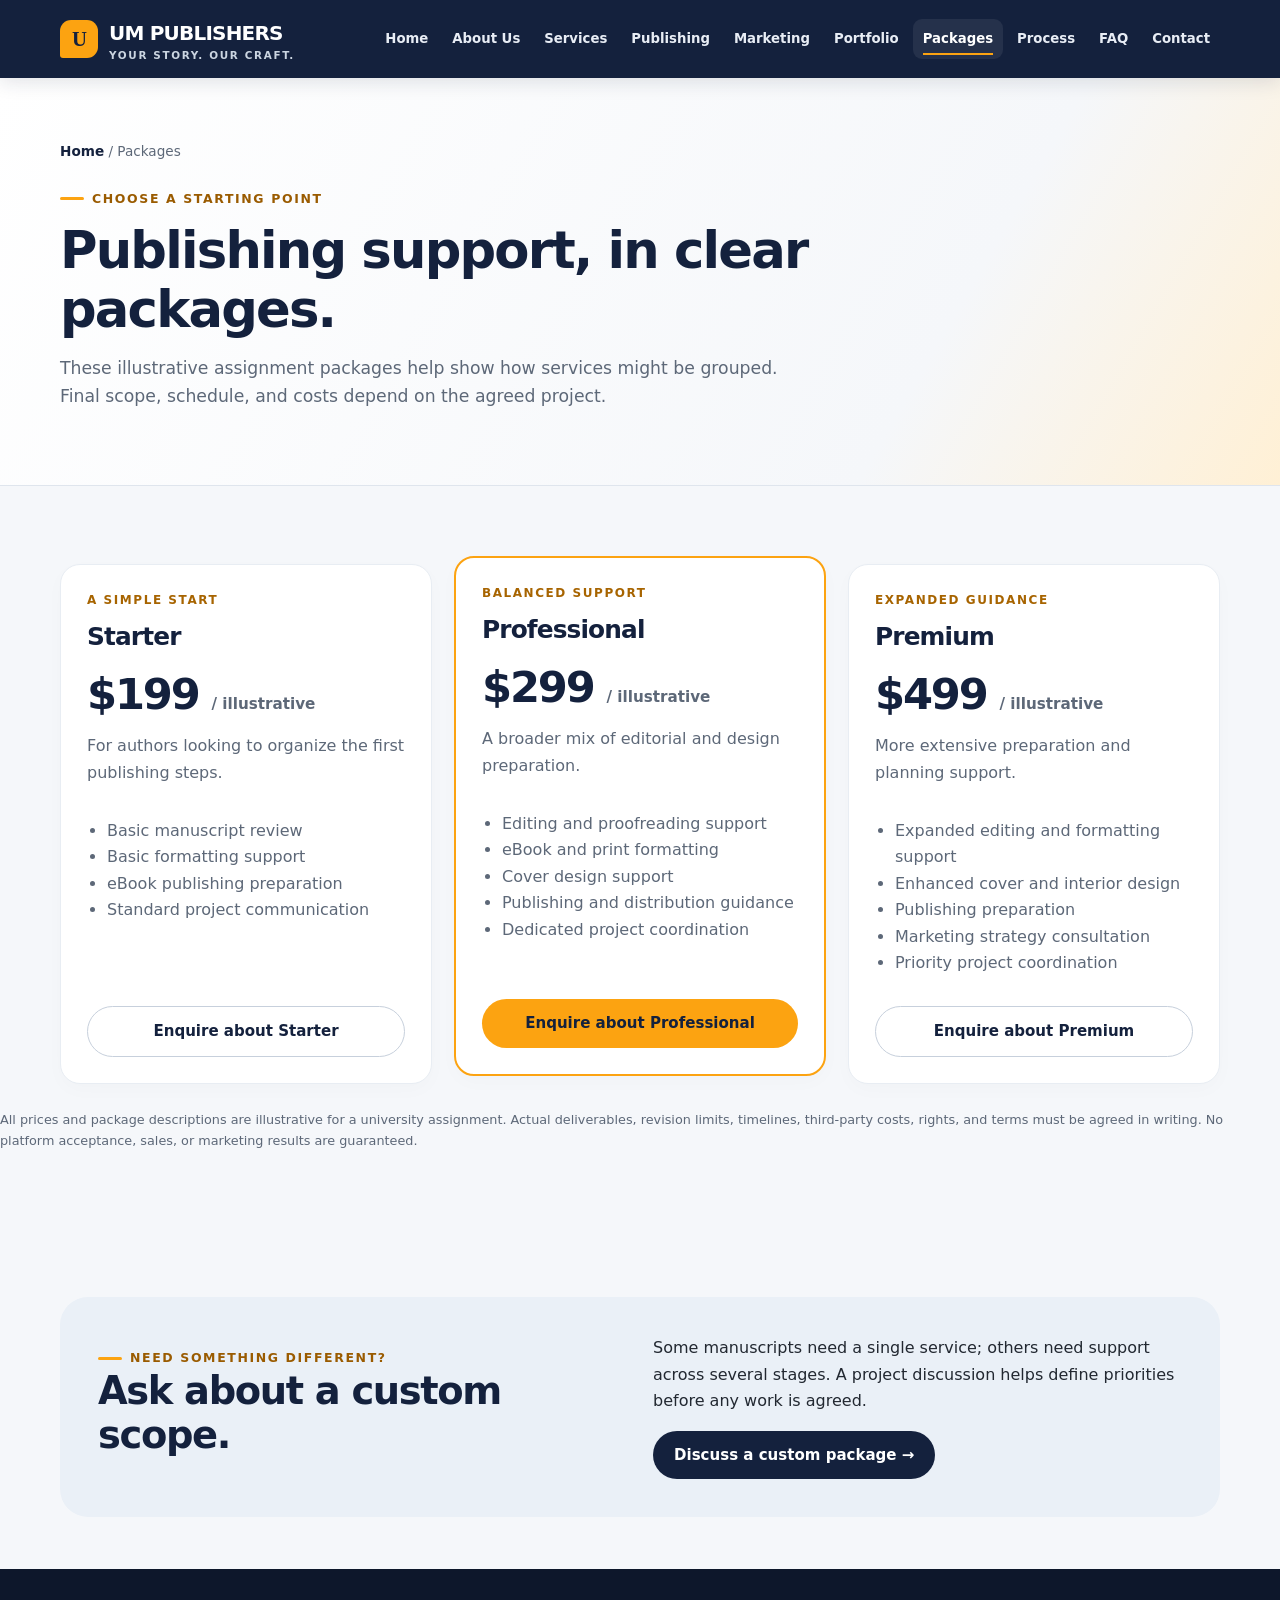
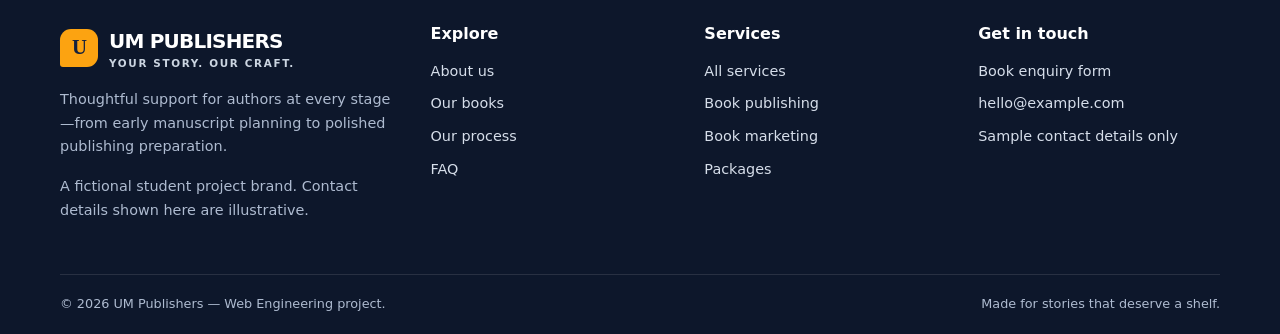
<file: packages.html>
<!doctype html>
<html lang="en">
<head>
<meta charset="utf-8">
<meta name="viewport" content="width=device-width, initial-scale=1">
<meta name="description" content="Publishing Packages | UM Publishers">
<meta name="theme-color" content="#14213d">
<title>Packages</title>
<link rel="icon" href="assets/images/favicon.svg" type="image/svg+xml">
<link rel="stylesheet" href="css/style.css">
</head>
<body>
<a class="skip-link" href="#main">Skip to content</a>
<header class="site-header"><div class="container header-inner">
<a class="brand" href="index.html" aria-label="UM Publishers home"><span class="brand-mark" aria-hidden="true">U</span><span>UM PUBLISHERS<small>YOUR STORY. OUR CRAFT.</small></span></a>
<input class="nav-toggle" type="checkbox" id="nav-toggle" aria-label="Toggle navigation">
<label class="menu-label" for="nav-toggle">☰ Menu</label>
<nav class="main-nav" aria-label="Main navigation"><a href="index.html">Home</a><a href="about.html">About Us</a><a href="services.html">Services</a><a href="publishing.html">Publishing</a><a href="marketing.html">Marketing</a><a href="portfolio.html">Portfolio</a><a href="packages.html" aria-current="page">Packages</a><a href="process.html">Process</a><a href="faq.html">FAQ</a><a href="contact.html">Contact</a></nav>
</div></header>
<main id="main">
<section class="page-hero"><div class="container"><div class="breadcrumb"><a href="index.html">Home</a> / Packages</div><span class="eyebrow">Choose a starting point</span><h1>Publishing support, in clear packages.</h1><p>These illustrative assignment packages help show how services might be grouped. Final scope, schedule, and costs depend on the agreed project.</p></div></section>
<section class="section"><div class="container grid-3">
<article class="card price-card"><div class="plan-label">A simple start</div><h2 style="font-size:1.55rem;margin:12px 0 0">Starter</h2><div class="price">$199 <small>/ illustrative</small></div><p>For authors looking to organize the first publishing steps.</p><ul><li>Basic manuscript review</li><li>Basic formatting support</li><li>eBook publishing preparation</li><li>Standard project communication</li></ul><a class="btn btn-outline" href="contact.html">Enquire about Starter</a></article>
<article class="card price-card featured"><div class="plan-label">Balanced support</div><h2 style="font-size:1.55rem;margin:12px 0 0">Professional</h2><div class="price">$299 <small>/ illustrative</small></div><p>A broader mix of editorial and design preparation.</p><ul><li>Editing and proofreading support</li><li>eBook and print formatting</li><li>Cover design support</li><li>Publishing and distribution guidance</li><li>Dedicated project coordination</li></ul><a class="btn btn-primary" href="contact.html">Enquire about Professional</a></article>
<article class="card price-card"><div class="plan-label">Expanded guidance</div><h2 style="font-size:1.55rem;margin:12px 0 0">Premium</h2><div class="price">$499 <small>/ illustrative</small></div><p>More extensive preparation and planning support.</p><ul><li>Expanded editing and formatting support</li><li>Enhanced cover and interior design</li><li>Publishing preparation</li><li>Marketing strategy consultation</li><li>Priority project coordination</li></ul><a class="btn btn-outline" href="contact.html">Enquire about Premium</a></article>
</div><p class="sample-note" style="margin-top:25px">All prices and package descriptions are illustrative for a university assignment. Actual deliverables, revision limits, timelines, third-party costs, rights, and terms must be agreed in writing. No platform acceptance, sales, or marketing results are guaranteed.</p></div></section>
<section class="section-tight"><div class="container soft-panel"><div class="grid-2" style="align-items:center"><div><span class="eyebrow">Need something different?</span><h2>Ask about a custom scope.</h2></div><div><p>Some manuscripts need a single service; others need support across several stages. A project discussion helps define priorities before any work is agreed.</p><a class="btn btn-dark" href="contact.html">Discuss a custom package →</a></div></div></div></section>
</main>
<footer class="site-footer"><div class="container">
<div class="footer-grid">
<div><a class="brand" href="index.html"><span class="brand-mark" aria-hidden="true">U</span><span>UM PUBLISHERS<small>YOUR STORY. OUR CRAFT.</small></span></a><p style="margin-top:18px">Thoughtful support for authors at every stage—from early manuscript planning to polished publishing preparation.</p><p class="sample-note">A fictional student project brand. Contact details shown here are illustrative.</p></div>
<div><h3>Explore</h3><ul class="footer-links"><li><a href="about.html">About us</a></li><li><a href="portfolio.html">Our books</a></li><li><a href="process.html">Our process</a></li><li><a href="faq.html">FAQ</a></li></ul></div>
<div><h3>Services</h3><ul class="footer-links"><li><a href="services.html">All services</a></li><li><a href="publishing.html">Book publishing</a></li><li><a href="marketing.html">Book marketing</a></li><li><a href="packages.html">Packages</a></li></ul></div>
<div><h3>Get in touch</h3><ul class="footer-links"><li><a href="contact.html">Book enquiry form</a></li><li><a href="mailto:hello@example.com">hello@example.com</a></li><li>Sample contact details only</li></ul></div>
</div><div class="footer-bottom"><span>© 2026 UM Publishers — Web Engineering project.</span><span>Made for stories that deserve a shelf.</span></div>
</div></footer>
</body>
</html>
</file>
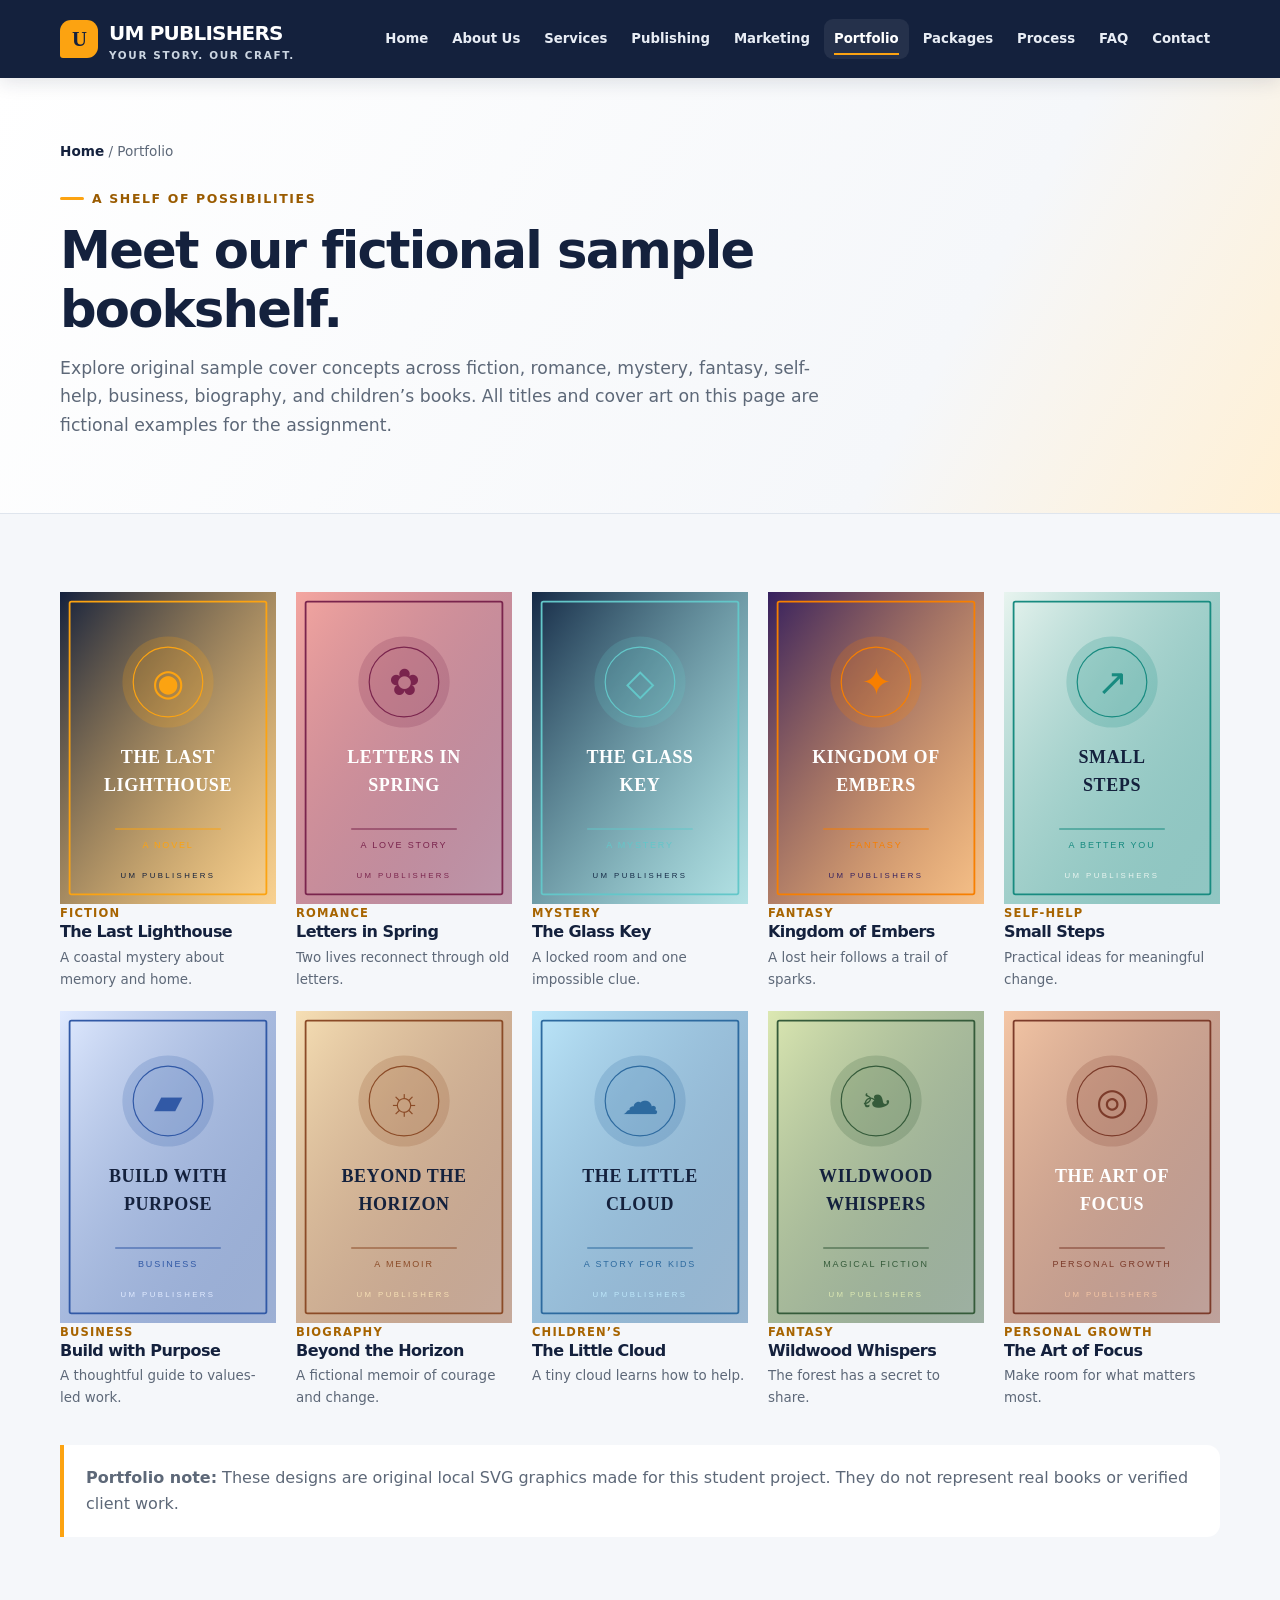
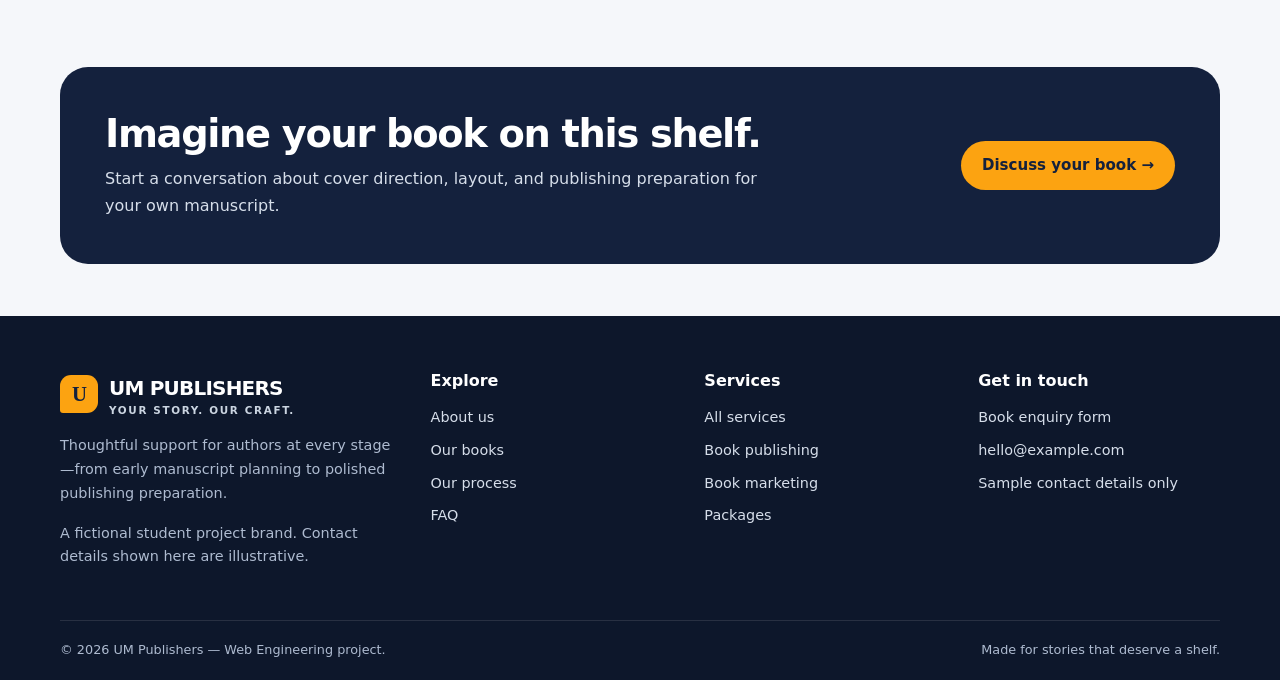
<file: portfolio.html>
<!doctype html>
<html lang="en">
<head>
<meta charset="utf-8">
<meta name="viewport" content="width=device-width, initial-scale=1">
<meta name="description" content="Portfolio of Sample Books | UM Publishers">
<meta name="theme-color" content="#14213d">
<title>Our Books</title>
<link rel="icon" href="assets/images/favicon.svg" type="image/svg+xml">
<link rel="stylesheet" href="css/style.css">
</head>
<body>
<a class="skip-link" href="#main">Skip to content</a>
<header class="site-header"><div class="container header-inner">
<a class="brand" href="index.html" aria-label="UM Publishers home"><span class="brand-mark" aria-hidden="true">U</span><span>UM PUBLISHERS<small>YOUR STORY. OUR CRAFT.</small></span></a>
<input class="nav-toggle" type="checkbox" id="nav-toggle" aria-label="Toggle navigation">
<label class="menu-label" for="nav-toggle">☰ Menu</label>
<nav class="main-nav" aria-label="Main navigation"><a href="index.html">Home</a><a href="about.html">About Us</a><a href="services.html">Services</a><a href="publishing.html">Publishing</a><a href="marketing.html">Marketing</a><a href="portfolio.html" aria-current="page">Portfolio</a><a href="packages.html">Packages</a><a href="process.html">Process</a><a href="faq.html">FAQ</a><a href="contact.html">Contact</a></nav>
</div></header>
<main id="main">
<section class="page-hero"><div class="container"><div class="breadcrumb"><a href="index.html">Home</a> / Portfolio</div><span class="eyebrow">A shelf of possibilities</span><h1>Meet our fictional sample bookshelf.</h1><p>Explore original sample cover concepts across fiction, romance, mystery, fantasy, self-help, business, biography, and children’s books. All titles and cover art on this page are fictional examples for the assignment.</p></div></section>
<section class="section"><div class="container"><div class="book-grid" style="grid-template-columns:repeat(5,minmax(0,1fr))"><article class="book-card"><a class="book-cover" href="portfolio.html"><img src="assets/images/the-last-lighthouse.svg" alt="Original sample cover for The Last Lighthouse"></a><div class="genre">Fiction</div><h3>The Last Lighthouse</h3><p>A coastal mystery about memory and home.</p></article><article class="book-card"><a class="book-cover" href="portfolio.html"><img src="assets/images/letters-in-spring.svg" alt="Original sample cover for Letters in Spring"></a><div class="genre">Romance</div><h3>Letters in Spring</h3><p>Two lives reconnect through old letters.</p></article><article class="book-card"><a class="book-cover" href="portfolio.html"><img src="assets/images/the-glass-key.svg" alt="Original sample cover for The Glass Key"></a><div class="genre">Mystery</div><h3>The Glass Key</h3><p>A locked room and one impossible clue.</p></article><article class="book-card"><a class="book-cover" href="portfolio.html"><img src="assets/images/kingdom-of-embers.svg" alt="Original sample cover for Kingdom of Embers"></a><div class="genre">Fantasy</div><h3>Kingdom of Embers</h3><p>A lost heir follows a trail of sparks.</p></article><article class="book-card"><a class="book-cover" href="portfolio.html"><img src="assets/images/small-steps.svg" alt="Original sample cover for Small Steps"></a><div class="genre">Self-help</div><h3>Small Steps</h3><p>Practical ideas for meaningful change.</p></article><article class="book-card"><a class="book-cover" href="portfolio.html"><img src="assets/images/build-with-purpose.svg" alt="Original sample cover for Build with Purpose"></a><div class="genre">Business</div><h3>Build with Purpose</h3><p>A thoughtful guide to values-led work.</p></article><article class="book-card"><a class="book-cover" href="portfolio.html"><img src="assets/images/beyond-the-horizon.svg" alt="Original sample cover for Beyond the Horizon"></a><div class="genre">Biography</div><h3>Beyond the Horizon</h3><p>A fictional memoir of courage and change.</p></article><article class="book-card"><a class="book-cover" href="portfolio.html"><img src="assets/images/the-little-cloud.svg" alt="Original sample cover for The Little Cloud"></a><div class="genre">Children’s</div><h3>The Little Cloud</h3><p>A tiny cloud learns how to help.</p></article><article class="book-card"><a class="book-cover" href="portfolio.html"><img src="assets/images/wildwood-whispers.svg" alt="Original sample cover for Wildwood Whispers"></a><div class="genre">Fantasy</div><h3>Wildwood Whispers</h3><p>The forest has a secret to share.</p></article><article class="book-card"><a class="book-cover" href="portfolio.html"><img src="assets/images/the-art-of-focus.svg" alt="Original sample cover for The Art of Focus"></a><div class="genre">Personal growth</div><h3>The Art of Focus</h3><p>Make room for what matters most.</p></article></div><div class="callout" style="margin-top:35px"><p><strong>Portfolio note:</strong> These designs are original local SVG graphics made for this student project. They do not represent real books or verified client work.</p></div></div></section>
<section class="section-tight"><div class="container"><div class="cta-band"><div><h2>Imagine your book on this shelf.</h2><p>Start a conversation about cover direction, layout, and publishing preparation for your own manuscript.</p></div><a class="btn btn-primary" href="contact.html">Discuss your book →</a></div></div></section>
</main>
<footer class="site-footer"><div class="container">
<div class="footer-grid">
<div><a class="brand" href="index.html"><span class="brand-mark" aria-hidden="true">U</span><span>UM PUBLISHERS<small>YOUR STORY. OUR CRAFT.</small></span></a><p style="margin-top:18px">Thoughtful support for authors at every stage—from early manuscript planning to polished publishing preparation.</p><p class="sample-note">A fictional student project brand. Contact details shown here are illustrative.</p></div>
<div><h3>Explore</h3><ul class="footer-links"><li><a href="about.html">About us</a></li><li><a href="portfolio.html">Our books</a></li><li><a href="process.html">Our process</a></li><li><a href="faq.html">FAQ</a></li></ul></div>
<div><h3>Services</h3><ul class="footer-links"><li><a href="services.html">All services</a></li><li><a href="publishing.html">Book publishing</a></li><li><a href="marketing.html">Book marketing</a></li><li><a href="packages.html">Packages</a></li></ul></div>
<div><h3>Get in touch</h3><ul class="footer-links"><li><a href="contact.html">Book enquiry form</a></li><li><a href="mailto:hello@example.com">hello@example.com</a></li><li>Sample contact details only</li></ul></div>
</div><div class="footer-bottom"><span>© 2026 UM Publishers — Web Engineering project.</span><span>Made for stories that deserve a shelf.</span></div>
</div></footer>
</body>
</html>
</file>
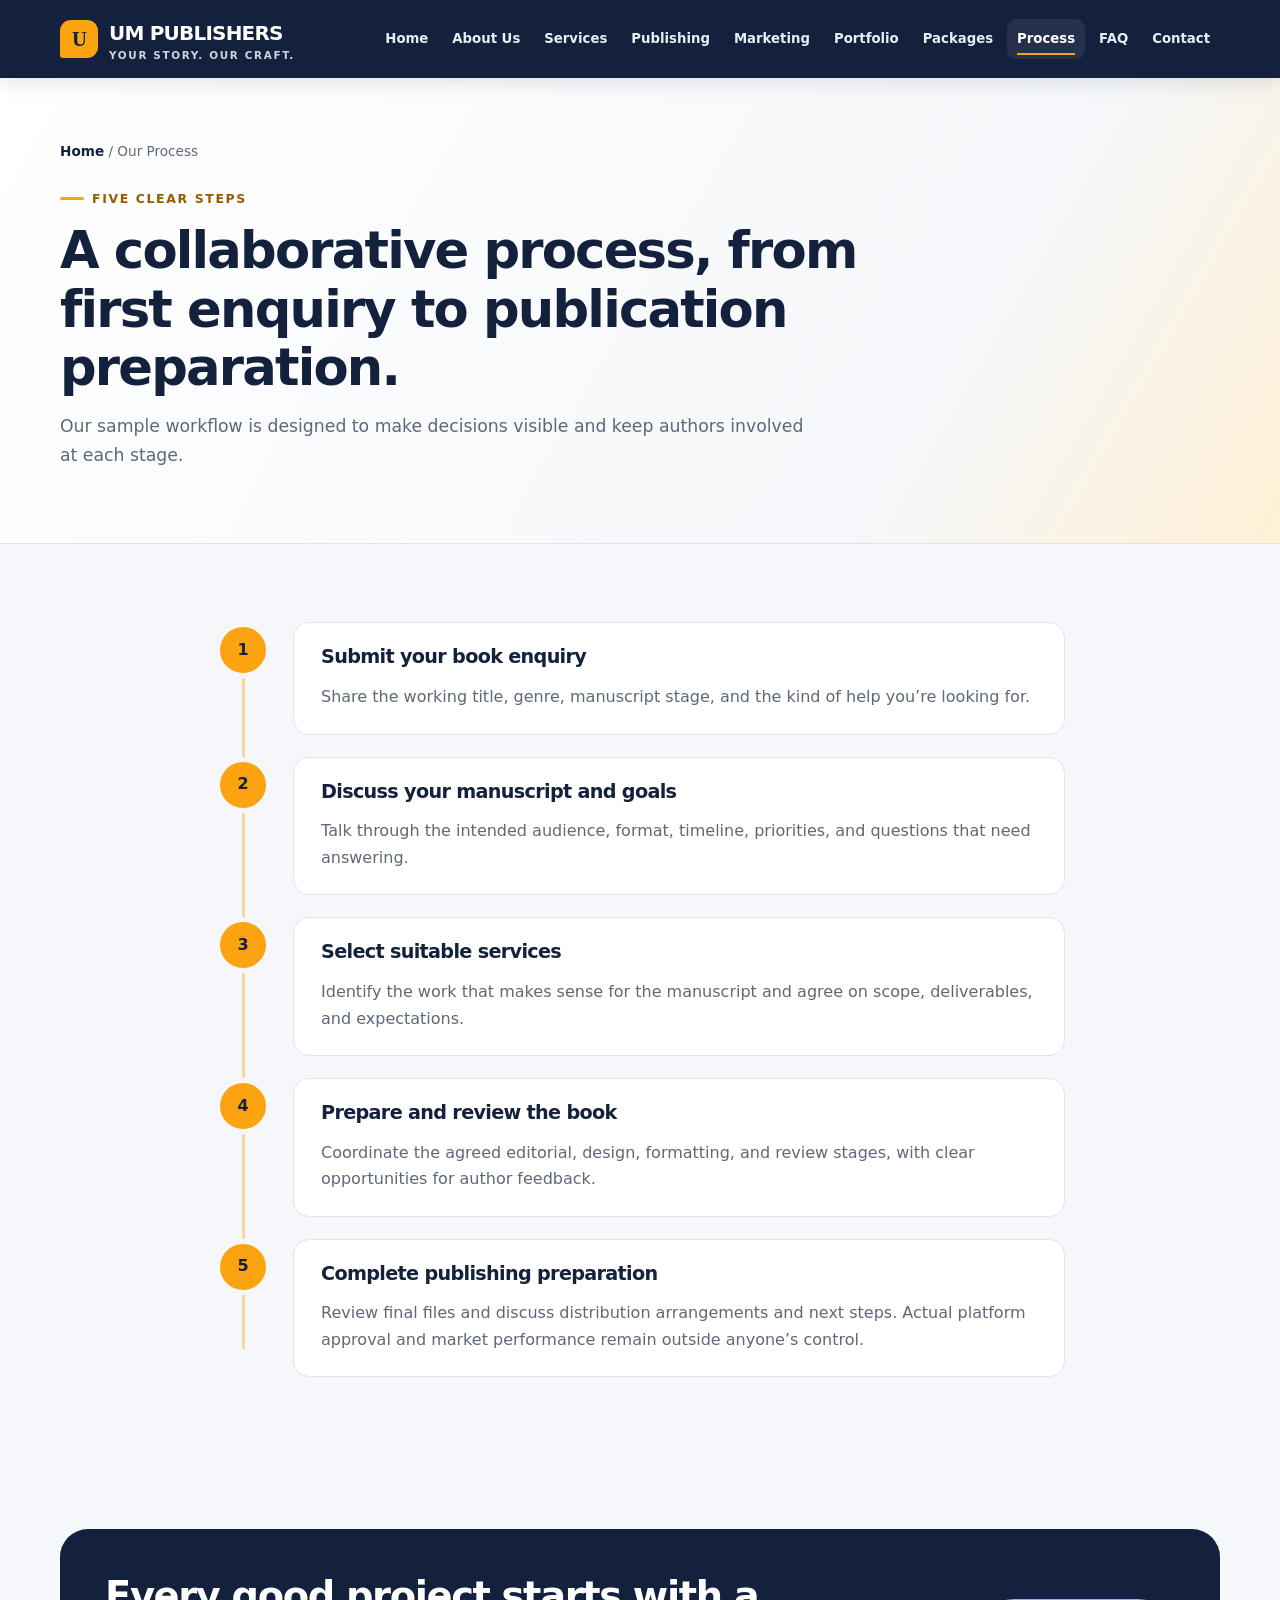
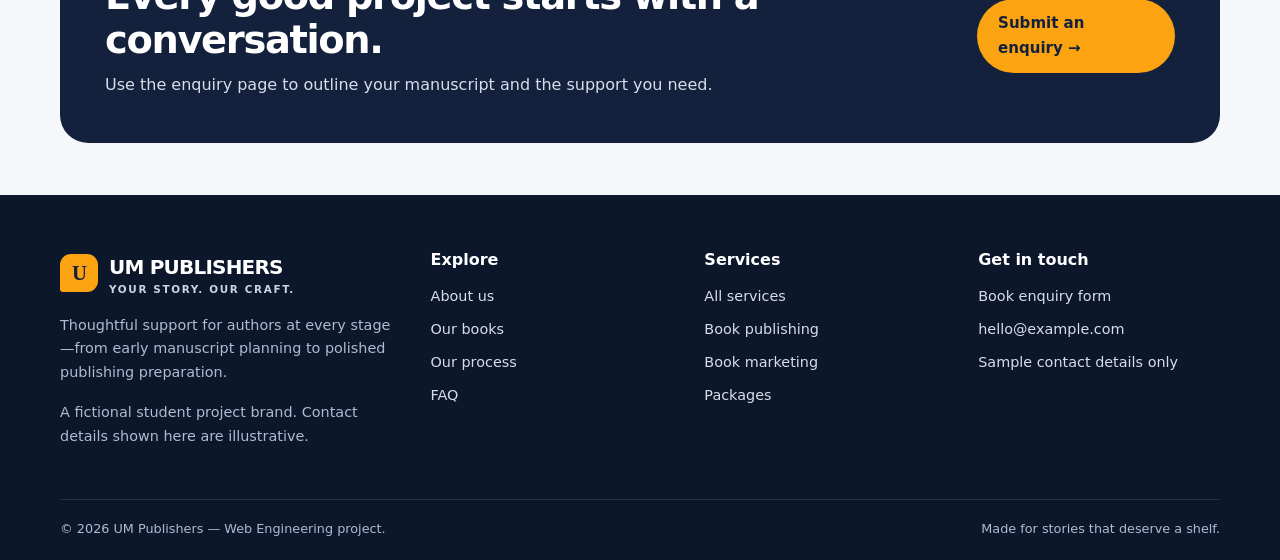
<file: process.html>
<!doctype html>
<html lang="en">
<head>
<meta charset="utf-8">
<meta name="viewport" content="width=device-width, initial-scale=1">
<meta name="description" content="Our Publishing Process | UM Publishers">
<meta name="theme-color" content="#14213d">
<title>Our Process</title>
<link rel="icon" href="assets/images/favicon.svg" type="image/svg+xml">
<link rel="stylesheet" href="css/style.css">
</head>
<body>
<a class="skip-link" href="#main">Skip to content</a>
<header class="site-header"><div class="container header-inner">
<a class="brand" href="index.html" aria-label="UM Publishers home"><span class="brand-mark" aria-hidden="true">U</span><span>UM PUBLISHERS<small>YOUR STORY. OUR CRAFT.</small></span></a>
<input class="nav-toggle" type="checkbox" id="nav-toggle" aria-label="Toggle navigation">
<label class="menu-label" for="nav-toggle">☰ Menu</label>
<nav class="main-nav" aria-label="Main navigation"><a href="index.html">Home</a><a href="about.html">About Us</a><a href="services.html">Services</a><a href="publishing.html">Publishing</a><a href="marketing.html">Marketing</a><a href="portfolio.html">Portfolio</a><a href="packages.html">Packages</a><a href="process.html" aria-current="page">Process</a><a href="faq.html">FAQ</a><a href="contact.html">Contact</a></nav>
</div></header>
<main id="main">
<section class="page-hero"><div class="container"><div class="breadcrumb"><a href="index.html">Home</a> / Our Process</div><span class="eyebrow">Five clear steps</span><h1>A collaborative process, from first enquiry to publication preparation.</h1><p>Our sample workflow is designed to make decisions visible and keep authors involved at each stage.</p></div></section>
<section class="section"><div class="container"><div class="timeline">
<div class="timeline-item"><div class="timeline-num">1</div><div class="timeline-content"><h3>Submit your book enquiry</h3><p>Share the working title, genre, manuscript stage, and the kind of help you’re looking for.</p></div></div>
<div class="timeline-item"><div class="timeline-num">2</div><div class="timeline-content"><h3>Discuss your manuscript and goals</h3><p>Talk through the intended audience, format, timeline, priorities, and questions that need answering.</p></div></div>
<div class="timeline-item"><div class="timeline-num">3</div><div class="timeline-content"><h3>Select suitable services</h3><p>Identify the work that makes sense for the manuscript and agree on scope, deliverables, and expectations.</p></div></div>
<div class="timeline-item"><div class="timeline-num">4</div><div class="timeline-content"><h3>Prepare and review the book</h3><p>Coordinate the agreed editorial, design, formatting, and review stages, with clear opportunities for author feedback.</p></div></div>
<div class="timeline-item"><div class="timeline-num">5</div><div class="timeline-content"><h3>Complete publishing preparation</h3><p>Review final files and discuss distribution arrangements and next steps. Actual platform approval and market performance remain outside anyone’s control.</p></div></div>
</div></div></section>
<section class="section-tight"><div class="container"><div class="cta-band"><div><h2>Every good project starts with a conversation.</h2><p>Use the enquiry page to outline your manuscript and the support you need.</p></div><a class="btn btn-primary" href="contact.html">Submit an enquiry →</a></div></div></section>
</main>
<footer class="site-footer"><div class="container">
<div class="footer-grid">
<div><a class="brand" href="index.html"><span class="brand-mark" aria-hidden="true">U</span><span>UM PUBLISHERS<small>YOUR STORY. OUR CRAFT.</small></span></a><p style="margin-top:18px">Thoughtful support for authors at every stage—from early manuscript planning to polished publishing preparation.</p><p class="sample-note">A fictional student project brand. Contact details shown here are illustrative.</p></div>
<div><h3>Explore</h3><ul class="footer-links"><li><a href="about.html">About us</a></li><li><a href="portfolio.html">Our books</a></li><li><a href="process.html">Our process</a></li><li><a href="faq.html">FAQ</a></li></ul></div>
<div><h3>Services</h3><ul class="footer-links"><li><a href="services.html">All services</a></li><li><a href="publishing.html">Book publishing</a></li><li><a href="marketing.html">Book marketing</a></li><li><a href="packages.html">Packages</a></li></ul></div>
<div><h3>Get in touch</h3><ul class="footer-links"><li><a href="contact.html">Book enquiry form</a></li><li><a href="mailto:hello@example.com">hello@example.com</a></li><li>Sample contact details only</li></ul></div>
</div><div class="footer-bottom"><span>© 2026 UM Publishers — Web Engineering project.</span><span>Made for stories that deserve a shelf.</span></div>
</div></footer>
</body>
</html>
</file>
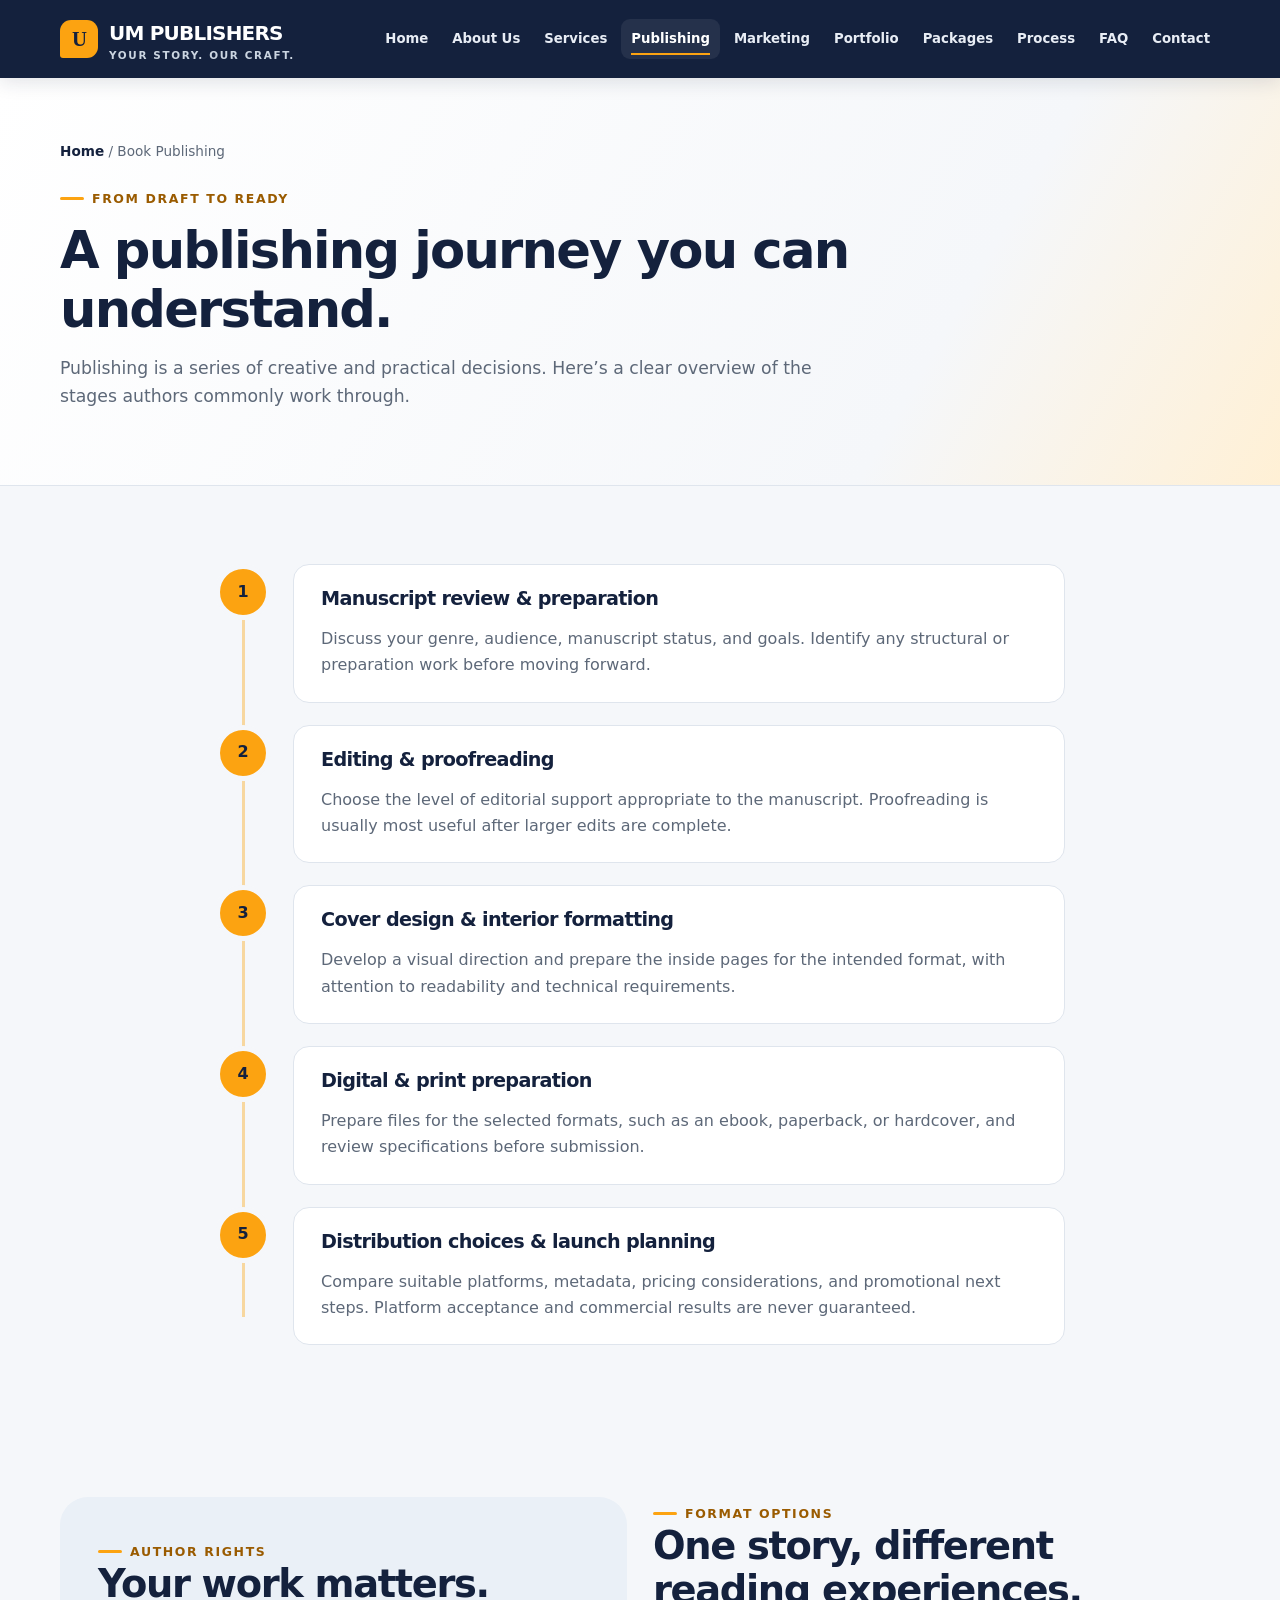
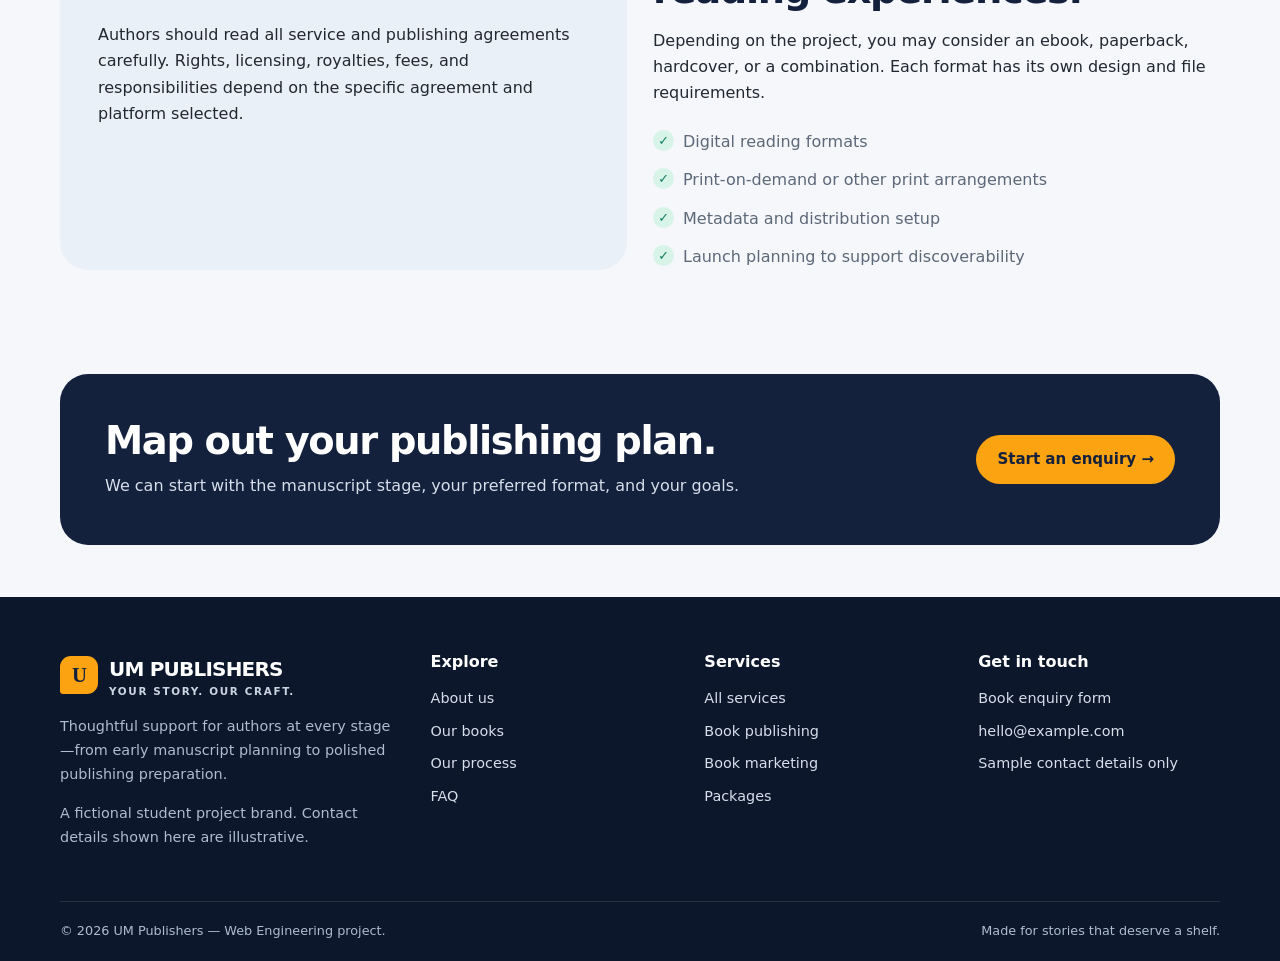
<file: publishing.html>
<!doctype html>
<html lang="en">
<head>
<meta charset="utf-8">
<meta name="viewport" content="width=device-width, initial-scale=1">
<meta name="description" content="Book Publishing Journey | UM Publishers">
<meta name="theme-color" content="#14213d">
<title>Book Publishing</title>
<link rel="icon" href="assets/images/favicon.svg" type="image/svg+xml">
<link rel="stylesheet" href="css/style.css">
</head>
<body>
<a class="skip-link" href="#main">Skip to content</a>
<header class="site-header"><div class="container header-inner">
<a class="brand" href="index.html" aria-label="UM Publishers home"><span class="brand-mark" aria-hidden="true">U</span><span>UM PUBLISHERS<small>YOUR STORY. OUR CRAFT.</small></span></a>
<input class="nav-toggle" type="checkbox" id="nav-toggle" aria-label="Toggle navigation">
<label class="menu-label" for="nav-toggle">☰ Menu</label>
<nav class="main-nav" aria-label="Main navigation"><a href="index.html">Home</a><a href="about.html">About Us</a><a href="services.html">Services</a><a href="publishing.html" aria-current="page">Publishing</a><a href="marketing.html">Marketing</a><a href="portfolio.html">Portfolio</a><a href="packages.html">Packages</a><a href="process.html">Process</a><a href="faq.html">FAQ</a><a href="contact.html">Contact</a></nav>
</div></header>
<main id="main">
<section class="page-hero"><div class="container"><div class="breadcrumb"><a href="index.html">Home</a> / Book Publishing</div><span class="eyebrow">From draft to ready</span><h1>A publishing journey you can understand.</h1><p>Publishing is a series of creative and practical decisions. Here’s a clear overview of the stages authors commonly work through.</p></div></section>
<section class="section"><div class="container"><div class="timeline">
<div class="timeline-item"><div class="timeline-num">1</div><div class="timeline-content"><h3>Manuscript review & preparation</h3><p>Discuss your genre, audience, manuscript status, and goals. Identify any structural or preparation work before moving forward.</p></div></div>
<div class="timeline-item"><div class="timeline-num">2</div><div class="timeline-content"><h3>Editing & proofreading</h3><p>Choose the level of editorial support appropriate to the manuscript. Proofreading is usually most useful after larger edits are complete.</p></div></div>
<div class="timeline-item"><div class="timeline-num">3</div><div class="timeline-content"><h3>Cover design & interior formatting</h3><p>Develop a visual direction and prepare the inside pages for the intended format, with attention to readability and technical requirements.</p></div></div>
<div class="timeline-item"><div class="timeline-num">4</div><div class="timeline-content"><h3>Digital & print preparation</h3><p>Prepare files for the selected formats, such as an ebook, paperback, or hardcover, and review specifications before submission.</p></div></div>
<div class="timeline-item"><div class="timeline-num">5</div><div class="timeline-content"><h3>Distribution choices & launch planning</h3><p>Compare suitable platforms, metadata, pricing considerations, and promotional next steps. Platform acceptance and commercial results are never guaranteed.</p></div></div>
</div></div></section>
<section class="section-tight"><div class="container grid-2"><div class="soft-panel"><span class="eyebrow">Author rights</span><h2>Your work matters.</h2><p>Authors should read all service and publishing agreements carefully. Rights, licensing, royalties, fees, and responsibilities depend on the specific agreement and platform selected.</p></div><div><span class="eyebrow">Format options</span><h2>One story, different reading experiences.</h2><p>Depending on the project, you may consider an ebook, paperback, hardcover, or a combination. Each format has its own design and file requirements.</p><ul class="check-list"><li>Digital reading formats</li><li>Print-on-demand or other print arrangements</li><li>Metadata and distribution setup</li><li>Launch planning to support discoverability</li></ul></div></div></section>
<section class="section-tight"><div class="container"><div class="cta-band"><div><h2>Map out your publishing plan.</h2><p>We can start with the manuscript stage, your preferred format, and your goals.</p></div><a class="btn btn-primary" href="contact.html">Start an enquiry →</a></div></div></section>
</main>
<footer class="site-footer"><div class="container">
<div class="footer-grid">
<div><a class="brand" href="index.html"><span class="brand-mark" aria-hidden="true">U</span><span>UM PUBLISHERS<small>YOUR STORY. OUR CRAFT.</small></span></a><p style="margin-top:18px">Thoughtful support for authors at every stage—from early manuscript planning to polished publishing preparation.</p><p class="sample-note">A fictional student project brand. Contact details shown here are illustrative.</p></div>
<div><h3>Explore</h3><ul class="footer-links"><li><a href="about.html">About us</a></li><li><a href="portfolio.html">Our books</a></li><li><a href="process.html">Our process</a></li><li><a href="faq.html">FAQ</a></li></ul></div>
<div><h3>Services</h3><ul class="footer-links"><li><a href="services.html">All services</a></li><li><a href="publishing.html">Book publishing</a></li><li><a href="marketing.html">Book marketing</a></li><li><a href="packages.html">Packages</a></li></ul></div>
<div><h3>Get in touch</h3><ul class="footer-links"><li><a href="contact.html">Book enquiry form</a></li><li><a href="mailto:hello@example.com">hello@example.com</a></li><li>Sample contact details only</li></ul></div>
</div><div class="footer-bottom"><span>© 2026 UM Publishers — Web Engineering project.</span><span>Made for stories that deserve a shelf.</span></div>
</div></footer>
</body>
</html>
</file>
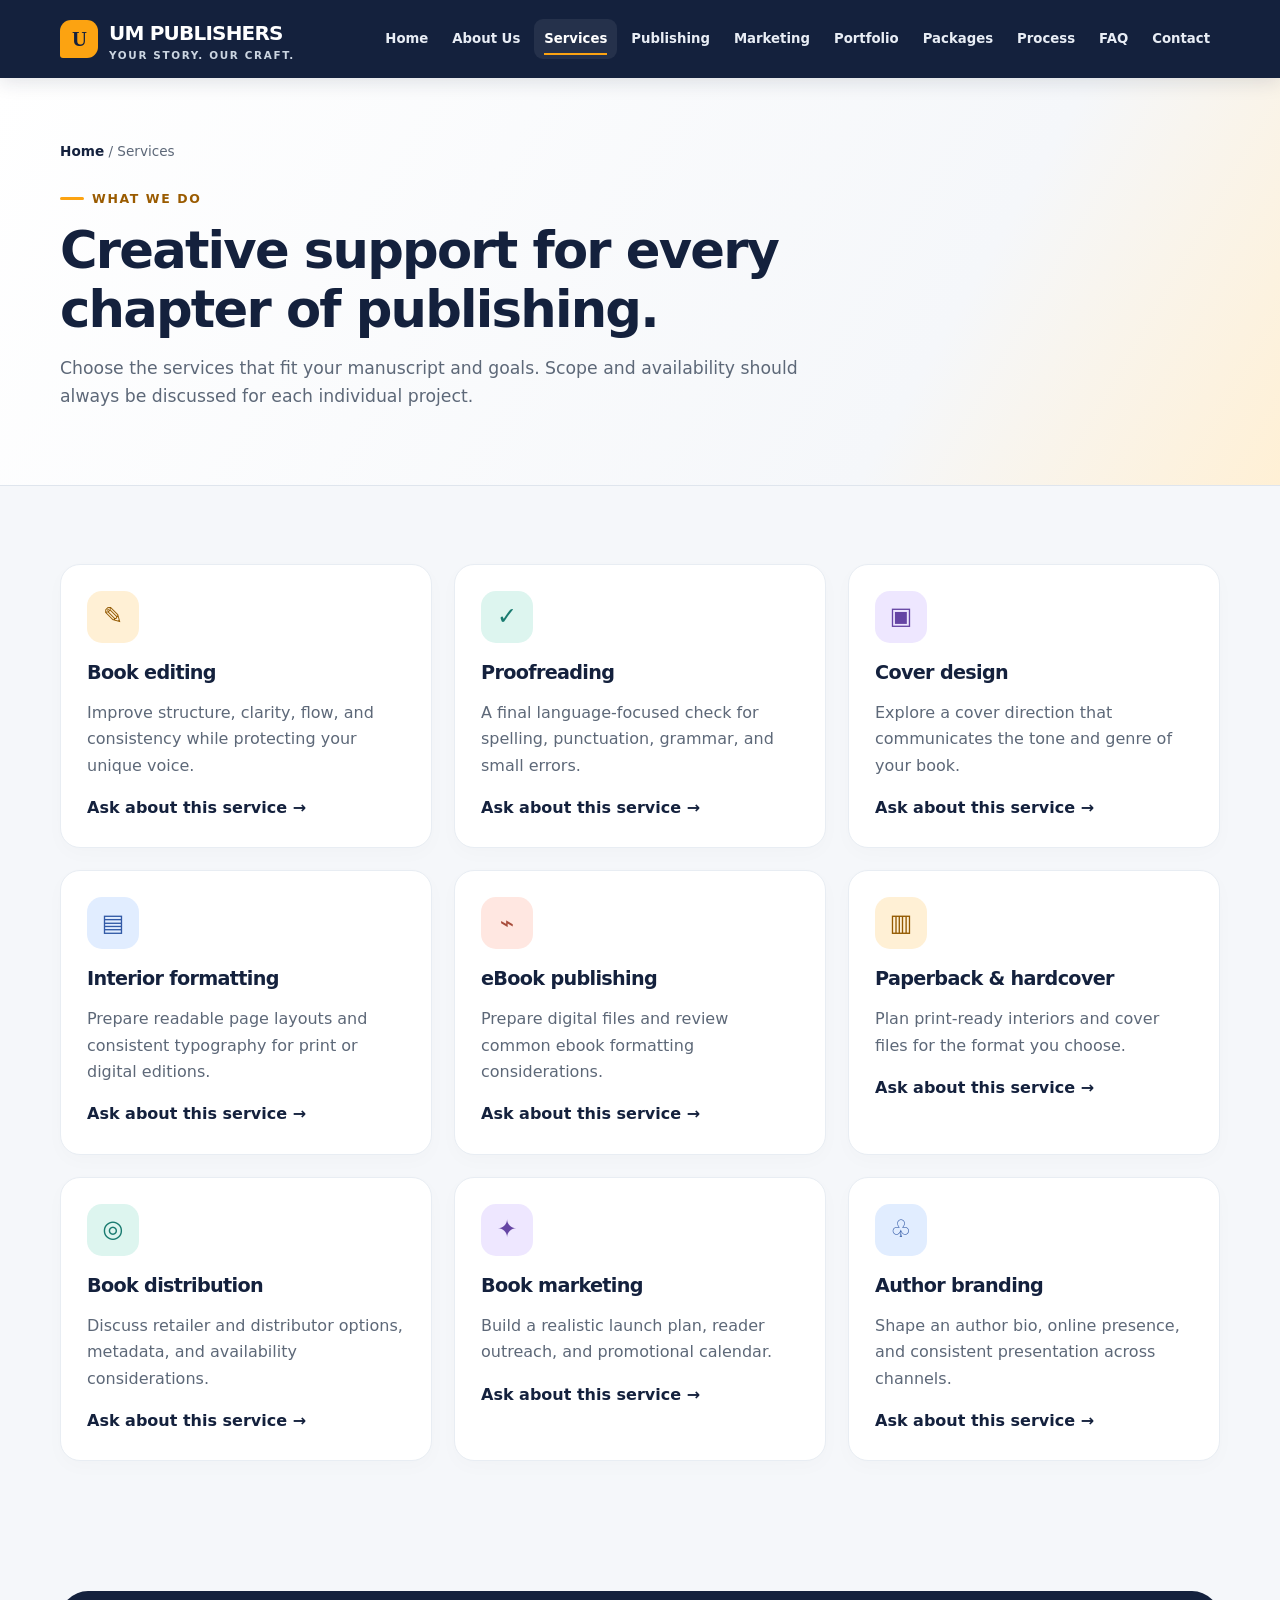
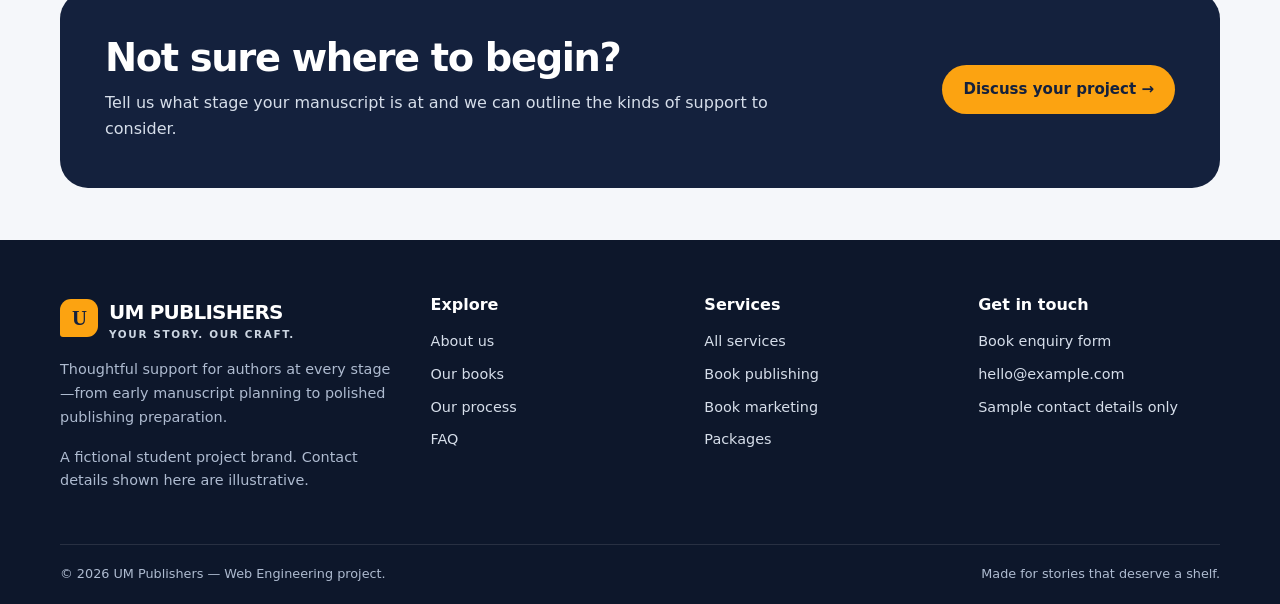
<file: services.html>
<!doctype html>
<html lang="en">
<head>
<meta charset="utf-8">
<meta name="viewport" content="width=device-width, initial-scale=1">
<meta name="description" content="Publishing Services | UM Publishers">
<meta name="theme-color" content="#14213d">
<title>Services</title>
<link rel="icon" href="assets/images/favicon.svg" type="image/svg+xml">
<link rel="stylesheet" href="css/style.css">
</head>
<body>
<a class="skip-link" href="#main">Skip to content</a>
<header class="site-header"><div class="container header-inner">
<a class="brand" href="index.html" aria-label="UM Publishers home"><span class="brand-mark" aria-hidden="true">U</span><span>UM PUBLISHERS<small>YOUR STORY. OUR CRAFT.</small></span></a>
<input class="nav-toggle" type="checkbox" id="nav-toggle" aria-label="Toggle navigation">
<label class="menu-label" for="nav-toggle">☰ Menu</label>
<nav class="main-nav" aria-label="Main navigation"><a href="index.html">Home</a><a href="about.html">About Us</a><a href="services.html" aria-current="page">Services</a><a href="publishing.html">Publishing</a><a href="marketing.html">Marketing</a><a href="portfolio.html">Portfolio</a><a href="packages.html">Packages</a><a href="process.html">Process</a><a href="faq.html">FAQ</a><a href="contact.html">Contact</a></nav>
</div></header>
<main id="main">
<section class="page-hero"><div class="container"><div class="breadcrumb"><a href="index.html">Home</a> / Services</div><span class="eyebrow">What we do</span><h1>Creative support for every chapter of publishing.</h1><p>Choose the services that fit your manuscript and goals. Scope and availability should always be discussed for each individual project.</p></div></section>
<section class="section"><div class="container"><div class="grid-3"><article class="card"><div class="icon-tile">✎</div><h3>Book editing</h3><p>Improve structure, clarity, flow, and consistency while protecting your unique voice.</p><a class="text-link" href="contact.html">Ask about this service →</a></article><article class="card"><div class="icon-tile icon-teal">✓</div><h3>Proofreading</h3><p>A final language-focused check for spelling, punctuation, grammar, and small errors.</p><a class="text-link" href="contact.html">Ask about this service →</a></article><article class="card"><div class="icon-tile icon-purple">▣</div><h3>Cover design</h3><p>Explore a cover direction that communicates the tone and genre of your book.</p><a class="text-link" href="contact.html">Ask about this service →</a></article><article class="card"><div class="icon-tile icon-blue">▤</div><h3>Interior formatting</h3><p>Prepare readable page layouts and consistent typography for print or digital editions.</p><a class="text-link" href="contact.html">Ask about this service →</a></article><article class="card"><div class="icon-tile icon-coral">⌁</div><h3>eBook publishing</h3><p>Prepare digital files and review common ebook formatting considerations.</p><a class="text-link" href="contact.html">Ask about this service →</a></article><article class="card"><div class="icon-tile">▥</div><h3>Paperback & hardcover</h3><p>Plan print-ready interiors and cover files for the format you choose.</p><a class="text-link" href="contact.html">Ask about this service →</a></article><article class="card"><div class="icon-tile icon-teal">◎</div><h3>Book distribution</h3><p>Discuss retailer and distributor options, metadata, and availability considerations.</p><a class="text-link" href="contact.html">Ask about this service →</a></article><article class="card"><div class="icon-tile icon-purple">✦</div><h3>Book marketing</h3><p>Build a realistic launch plan, reader outreach, and promotional calendar.</p><a class="text-link" href="contact.html">Ask about this service →</a></article><article class="card"><div class="icon-tile icon-blue">♧</div><h3>Author branding</h3><p>Shape an author bio, online presence, and consistent presentation across channels.</p><a class="text-link" href="contact.html">Ask about this service →</a></article></div></div></section>
<section class="section-tight"><div class="container"><div class="cta-band"><div><h2>Not sure where to begin?</h2><p>Tell us what stage your manuscript is at and we can outline the kinds of support to consider.</p></div><a class="btn btn-primary" href="contact.html">Discuss your project →</a></div></div></section>
</main>
<footer class="site-footer"><div class="container">
<div class="footer-grid">
<div><a class="brand" href="index.html"><span class="brand-mark" aria-hidden="true">U</span><span>UM PUBLISHERS<small>YOUR STORY. OUR CRAFT.</small></span></a><p style="margin-top:18px">Thoughtful support for authors at every stage—from early manuscript planning to polished publishing preparation.</p><p class="sample-note">A fictional student project brand. Contact details shown here are illustrative.</p></div>
<div><h3>Explore</h3><ul class="footer-links"><li><a href="about.html">About us</a></li><li><a href="portfolio.html">Our books</a></li><li><a href="process.html">Our process</a></li><li><a href="faq.html">FAQ</a></li></ul></div>
<div><h3>Services</h3><ul class="footer-links"><li><a href="services.html">All services</a></li><li><a href="publishing.html">Book publishing</a></li><li><a href="marketing.html">Book marketing</a></li><li><a href="packages.html">Packages</a></li></ul></div>
<div><h3>Get in touch</h3><ul class="footer-links"><li><a href="contact.html">Book enquiry form</a></li><li><a href="mailto:hello@example.com">hello@example.com</a></li><li>Sample contact details only</li></ul></div>
</div><div class="footer-bottom"><span>© 2026 UM Publishers — Web Engineering project.</span><span>Made for stories that deserve a shelf.</span></div>
</div></footer>
</body>
</html>
</file>
<file: css/style.css>
:root {
  --navy: #14213d; --orange: #fca311; --white: #fff; --bg: #f5f7fa;
  --text: #222831; --muted: #5d6878; --teal: #2a9d8f; --purple: #7251b5;
  --coral: #ef7b67; --line: #dfe5ed; --shadow: 0 14px 36px rgba(20,33,61,.09);
  --radius: 20px; --content: 1160px;
}
* { box-sizing: border-box; }
html { scroll-behavior: smooth; }
body { margin: 0; color: var(--text); background: var(--bg); font-family: Inter, ui-sans-serif, system-ui, -apple-system, BlinkMacSystemFont, "Segoe UI", sans-serif; line-height: 1.65; }
img { display: block; max-width: 100%; }
a { color: inherit; text-decoration: none; }
a:hover { color: var(--orange); }
button, input, select, textarea { font: inherit; }
:focus-visible { outline: 3px solid var(--orange); outline-offset: 3px; }
.skip-link { position: absolute; left: -9999px; top: 8px; z-index: 99; padding: 10px 16px; background: var(--white); color: var(--navy); }
.skip-link:focus { left: 8px; }
.container { width: min(var(--content), calc(100% - 40px)); margin-inline: auto; }
.site-header { position: relative; z-index: 5; background: var(--navy); color: var(--white); box-shadow: 0 4px 18px #14213d20; }
.header-inner { min-height: 78px; display: flex; align-items: center; justify-content: space-between; gap: 24px; }
.brand { display: inline-flex; align-items: center; gap: 11px; color: var(--white); font-weight: 850; letter-spacing: -.04em; font-size: 1.25rem; white-space: nowrap; }
.brand-mark { width: 38px; height: 38px; display: grid; place-items: center; background: var(--orange); color: var(--navy); border-radius: 11px 11px 11px 3px; font-family: Georgia, serif; font-weight: 900; font-size: 1.3rem; }
.brand small { display: block; color: #cbd5e1; font-size: .65rem; letter-spacing: .16em; line-height: 1.1; font-weight: 650; }
.nav-toggle { position: absolute; opacity: 0; pointer-events: none; }
.menu-label { display: none; color: white; border: 1px solid #ffffff55; border-radius: 10px; padding: 8px 11px; cursor: pointer; }
.main-nav { display: flex; align-items: center; gap: 4px; flex-wrap: wrap; justify-content: flex-end; }
.main-nav a { color: #e8edf5; font-size: .83rem; font-weight: 650; padding: 9px 10px; border-radius: 9px; transition: background .2s, color .2s; position: relative; }
.main-nav a::after { content: ""; position: absolute; height: 2px; bottom: 4px; left: 10px; right: 10px; background: var(--orange); transform: scaleX(0); transform-origin: left; transition: transform .2s; }
.main-nav a:hover, .main-nav a[aria-current="page"] { color: var(--white); background: #ffffff12; }
.main-nav a:hover::after, .main-nav a[aria-current="page"]::after { transform: scaleX(1); }
.btn { display: inline-flex; justify-content: center; align-items: center; gap: 8px; border: 0; border-radius: 999px; padding: 12px 21px; font-weight: 800; font-size: .94rem; cursor: pointer; transition: transform .2s, box-shadow .2s, background .2s; }
.btn:hover { transform: translateY(-2px); box-shadow: 0 9px 20px #14213d20; }
.btn-primary { background: var(--orange); color: var(--navy); }
.btn-primary:hover { background: #ffb52e; color: var(--navy); }
.btn-dark { background: var(--navy); color: var(--white); }
.btn-dark:hover { background: #22375f; color: var(--white); }
.btn-outline { border: 1px solid #c7d0dc; color: var(--navy); background: transparent; }
.btn-outline:hover { border-color: var(--orange); color: var(--navy); }
.eyebrow { display: inline-flex; align-items: center; gap: 8px; color: #9a5b00; font-size: .78rem; font-weight: 850; letter-spacing: .13em; text-transform: uppercase; }
.eyebrow::before { content: ""; display: inline-block; width: 24px; height: 3px; border-radius: 5px; background: var(--orange); }
h1, h2, h3, h4 { color: var(--navy); line-height: 1.14; letter-spacing: -.035em; margin: 0 0 16px; }
h1 { font-size: clamp(2.5rem, 5vw, 4.65rem); }
h2 { font-size: clamp(1.85rem, 3vw, 2.75rem); }
h3 { font-size: 1.2rem; }
p { margin: 0 0 16px; }
.lead { color: var(--muted); font-size: clamp(1.05rem, 1.5vw, 1.2rem); max-width: 650px; }
.section { padding: 78px 0; }
.section-tight { padding: 52px 0; }
.section-head { max-width: 700px; margin-bottom: 32px; }
.section-head p { color: var(--muted); }
.center { text-align: center; margin-inline: auto; }
.center .lead { margin-inline: auto; }
.hero { padding: 70px 0 78px; overflow: hidden; background: linear-gradient(120deg, #fff 0%, #f5f7fa 70%, #fff0d7 100%); }
.hero-grid { display: grid; grid-template-columns: 1.02fr .98fr; align-items: center; gap: 52px; }
.hero-copy h1 { max-width: 650px; margin-top: 17px; }
.hero-copy h1 span { color: #d88400; }
.hero-copy .lead { margin-bottom: 26px; }
.hero-actions { display: flex; flex-wrap: wrap; gap: 12px; margin-bottom: 28px; }
.hero-note { display: flex; align-items: center; gap: 10px; color: var(--muted); font-size: .9rem; }
.hero-note strong { color: var(--navy); }
.hero-art { position: relative; animation: float-in .8s ease both; }
.hero-art img { width: 100%; border-radius: 30px; box-shadow: var(--shadow); }
.hero-badge { position: absolute; bottom: 22px; left: -20px; background: white; padding: 15px 18px; border-radius: 15px; box-shadow: var(--shadow); font-weight: 800; color: var(--navy); }
.hero-badge span { display: block; font-size: .78rem; color: var(--muted); font-weight: 600; }
.trust-strip { background: var(--navy); color: white; padding: 21px 0; }
.trust-grid { display: grid; grid-template-columns: repeat(4,1fr); gap: 18px; text-align: center; }
.trust-item strong { display: block; font-size: 1.35rem; color: var(--orange); }
.trust-item span { font-size: .83rem; color: #d6deea; }
.grid-3 { display: grid; grid-template-columns: repeat(3,minmax(0,1fr)); gap: 22px; }
.grid-4 { display: grid; grid-template-columns: repeat(4,minmax(0,1fr)); gap: 20px; }
.grid-2 { display: grid; grid-template-columns: repeat(2,minmax(0,1fr)); gap: 26px; }
.card { background: var(--white); border: 1px solid #e8edf3; border-radius: var(--radius); padding: 26px; box-shadow: 0 6px 20px #14213d05; transition: transform .25s, box-shadow .25s, border-color .25s; }
.card:hover { transform: translateY(-5px); box-shadow: var(--shadow); border-color: #f4ce8d; }
.card p { color: var(--muted); }
.icon-tile { width: 52px; height: 52px; display: grid; place-items: center; border-radius: 15px; background: #fff0d5; color: #935900; font-size: 1.5rem; margin-bottom: 19px; }
.icon-teal { background: #ddf5ef; color: #197b70; } .icon-purple { background: #eee7ff; color: #6545a4; } .icon-coral { background: #ffe7e1; color: #a84d3c; } .icon-blue { background: #e1edff; color: #3159a6; }
.text-link { color: var(--navy); font-weight: 800; display: inline-flex; align-items: center; gap: 7px; }
.text-link:hover { color: #b66a00; gap: 11px; }
.book-grid { display: grid; grid-template-columns: repeat(6,minmax(0,1fr)); gap: 20px; }
.book-card { min-width: 0; }
.book-cover { overflow: hidden; border-radius: 12px; box-shadow: 0 12px 22px #14213d1c; margin-bottom: 15px; background: #e6ebf2; transition: transform .25s, box-shadow .25s; }
.book-card:hover .book-cover { transform: translateY(-7px) rotate(-1deg); box-shadow: 0 18px 30px #14213d2b; }
.book-cover img { width: 100%; aspect-ratio: 360 / 520; object-fit: cover; }
.book-card h3 { font-size: 1rem; margin-bottom: 5px; }
.book-card p { font-size: .84rem; color: var(--muted); margin: 0; }
.genre { color: #a76400; font-size: .72rem; text-transform: uppercase; letter-spacing: .1em; font-weight: 850; }
.soft-panel { background: #eaf0f7; border-radius: 28px; padding: 38px; }
.check-list { list-style: none; margin: 22px 0 0; padding: 0; display: grid; gap: 12px; }
.check-list li { position: relative; padding-left: 30px; color: var(--muted); }
.check-list li::before { content: "✓"; position: absolute; left: 0; top: 1px; width: 21px; height: 21px; display: grid; place-items: center; border-radius: 50%; background: #d8f4e9; color: #147a5f; font-size: .8rem; font-weight: 900; }
.steps-grid { display: grid; grid-template-columns: repeat(5,minmax(0,1fr)); gap: 15px; counter-reset: step; }
.step-card { background: white; border-radius: 17px; padding: 22px 18px; border: 1px solid var(--line); counter-increment: step; }
.step-card::before { content: "0" counter(step); display: block; color: #d88400; font-size: 1.35rem; font-weight: 900; margin-bottom: 18px; }
.step-card p { font-size: .9rem; color: var(--muted); margin-bottom: 0; }
.quote-card { background: white; padding: 28px; border-radius: var(--radius); border: 1px solid var(--line); }
.quote-mark { color: var(--orange); font: 4rem/ .8 Georgia,serif; }
.quote-card blockquote { margin: 10px 0 20px; color: var(--muted); }
.quote-card strong { color: var(--navy); }
.sample-note { font-size: .8rem; color: var(--muted); }
.cta-band { padding: 45px; background: var(--navy); border-radius: 28px; color: white; display: flex; justify-content: space-between; align-items: center; gap: 28px; }
.cta-band h2 { color: white; margin-bottom: 10px; }
.cta-band p { color: #d6deea; margin: 0; max-width: 680px; }
.page-hero { padding: 62px 0 58px; background: linear-gradient(120deg, white, #f5f7fa 72%, #fff0d5); border-bottom: 1px solid var(--line); }
.page-hero h1 { font-size: clamp(2.35rem, 4vw, 3.8rem); margin-top: 12px; max-width: 850px; }
.page-hero p { color: var(--muted); max-width: 760px; font-size: 1.08rem; }
.breadcrumb { color: var(--muted); font-size: .85rem; margin-bottom: 20px; }
.breadcrumb a { color: var(--navy); font-weight: 700; }
.feature-row { display: grid; grid-template-columns: .9fr 1.1fr; gap: 50px; align-items: center; }
.feature-art { background: linear-gradient(140deg,#dff4f1,#f8e7c7); border-radius: 25px; padding: 28px; }
.feature-art img { border-radius: 15px; box-shadow: var(--shadow); }
.price-card { position: relative; display: flex; flex-direction: column; }
.price-card.featured { border: 2px solid var(--orange); transform: translateY(-8px); }
.price-card .plan-label { color: #a76400; font-size: .75rem; font-weight: 900; letter-spacing: .13em; text-transform: uppercase; }
.price { color: var(--navy); font-size: 2.7rem; font-weight: 900; letter-spacing: -.05em; margin: 8px 0 3px; }
.price small { font-size: .95rem; color: var(--muted); font-weight: 600; letter-spacing: 0; }
.price-card ul { padding-left: 20px; color: var(--muted); flex: 1; }
.price-card .btn { margin-top: 14px; }
.timeline { max-width: 850px; margin: 0 auto; position: relative; }
.timeline::before { content: ""; position: absolute; left: 27px; top: 28px; bottom: 28px; width: 3px; background: #f7d79f; }
.timeline-item { display: grid; grid-template-columns: 56px 1fr; gap: 22px; position: relative; margin-bottom: 22px; }
.timeline-num { width: 56px; height: 56px; display: grid; place-items: center; border-radius: 50%; background: var(--orange); color: var(--navy); font-weight: 900; border: 5px solid var(--bg); z-index: 1; }
.timeline-content { background: white; padding: 23px 27px; border: 1px solid var(--line); border-radius: 16px; }
.timeline-content p { color: var(--muted); margin: 0; }
.faq-list { display: grid; gap: 13px; max-width: 900px; margin: 0 auto; }
.faq-list details { background: white; border: 1px solid var(--line); border-radius: 14px; padding: 0 20px; }
.faq-list summary { cursor: pointer; color: var(--navy); font-weight: 800; padding: 19px 28px 19px 0; position: relative; list-style: none; }
.faq-list summary::-webkit-details-marker { display: none; }
.faq-list summary::after { content: "+"; position: absolute; right: 0; top: 14px; color: #a76400; font-size: 1.5rem; }
.faq-list details[open] summary::after { content: "−"; }
.faq-list details p { color: var(--muted); padding-bottom: 18px; margin: 0; }
.contact-layout { display: grid; grid-template-columns: .75fr 1.25fr; gap: 28px; align-items: start; }
.contact-info { background: var(--navy); color: white; border-radius: var(--radius); padding: 30px; }
.contact-info h2, .contact-info h3 { color: white; }
.contact-info p { color: #d6deea; }
.contact-info a { color: var(--orange); }
.contact-detail { padding: 15px 0; border-bottom: 1px solid #ffffff24; }
.contact-detail:last-child { border-bottom: 0; }
.form-card { background: white; border: 1px solid var(--line); border-radius: var(--radius); padding: 30px; }
.form-grid { display: grid; grid-template-columns: 1fr 1fr; gap: 18px; }
.form-field { display: flex; flex-direction: column; gap: 7px; }
.form-field.full { grid-column: 1 / -1; }
.form-field label { color: var(--navy); font-weight: 800; font-size: .9rem; }
.form-field input, .form-field select, .form-field textarea { width: 100%; border: 1px solid #cbd4df; border-radius: 10px; padding: 12px 13px; color: var(--text); background: #fff; }
.form-field textarea { min-height: 130px; resize: vertical; }
.form-field input:focus, .form-field select:focus, .form-field textarea:focus { outline: 3px solid #fca31155; border-color: #d88400; }
.form-note { padding: 13px 15px; border-radius: 10px; background: #fff4dc; color: #674500; font-size: .85rem; margin-top: 18px; }
.site-footer { background: #0d172b; color: #d6deea; padding: 56px 0 20px; }
.footer-grid { display: grid; grid-template-columns: 1.4fr 1fr 1fr 1fr; gap: 32px; }
.site-footer h3 { color: white; font-size: 1rem; letter-spacing: 0; }
.site-footer p { color: #aebbd0; font-size: .9rem; }
.footer-links { list-style: none; padding: 0; margin: 0; display: grid; gap: 9px; font-size: .9rem; }
.footer-links a { color: #d6deea; }
.footer-links a:hover { color: var(--orange); }
.footer-bottom { margin-top: 35px; padding-top: 18px; border-top: 1px solid #ffffff1c; display: flex; justify-content: space-between; gap: 18px; font-size: .8rem; color: #aebbd0; }
.badge { display: inline-block; padding: 5px 10px; border-radius: 999px; color: #176e65; background: #def5ef; font-size: .75rem; font-weight: 850; }
.callout { border-left: 4px solid var(--orange); background: white; padding: 20px 22px; border-radius: 0 13px 13px 0; }
.callout p { color: var(--muted); margin: 0; }
@keyframes float-in { from { opacity: 0; transform: translateY(14px); } to { opacity: 1; transform: translateY(0); } }
@keyframes drift { 0%,100% { transform: translateY(0); } 50% { transform: translateY(-7px); } }
.hero-badge { animation: drift 5s ease-in-out infinite; }
@media (max-width: 1050px) {
  .main-nav a { padding: 8px 7px; font-size: .78rem; }
  .book-grid { grid-template-columns: repeat(3,minmax(0,1fr)); }
  .grid-4 { grid-template-columns: repeat(2,minmax(0,1fr)); }
  .hero-grid { gap: 30px; }
}
@media (max-width: 780px) {
  .header-inner { min-height: 72px; flex-wrap: wrap; padding: 14px 0; }
  .menu-label { display: inline-block; }
  .main-nav { display: none; flex-basis: 100%; flex-direction: column; align-items: stretch; padding: 5px 0 10px; }
  .main-nav a { font-size: .92rem; padding: 10px 12px; }
  .nav-toggle:checked ~ .main-nav { display: flex; }
  .hero { padding: 50px 0 60px; }
  .hero-grid, .feature-row, .contact-layout { grid-template-columns: 1fr; }
  .hero-art { max-width: 590px; margin: 8px auto 0; }
  .hero-badge { left: 8px; }
  .trust-grid { grid-template-columns: repeat(2,1fr); }
  .grid-3 { grid-template-columns: repeat(2,minmax(0,1fr)); }
  .steps-grid { grid-template-columns: repeat(2,minmax(0,1fr)); }
  .footer-grid { grid-template-columns: repeat(2,minmax(0,1fr)); }
  .cta-band { align-items: flex-start; flex-direction: column; padding: 32px; }
  .price-card.featured { transform: none; }
}
@media (max-width: 520px) {
  .container { width: min(100% - 28px, var(--content)); }
  .section { padding: 55px 0; }
  .section-tight { padding: 38px 0; }
  .grid-2, .grid-3, .grid-4, .book-grid, .form-grid { grid-template-columns: 1fr 1fr; gap: 14px; }
  .grid-2, .grid-3 { grid-template-columns: 1fr; }
  .book-grid { grid-template-columns: repeat(2,minmax(0,1fr)); gap: 20px 14px; }
  .card { padding: 21px; }
  .hero-actions { flex-direction: column; align-items: stretch; }
  .hero-actions .btn { width: 100%; }
  .hero-badge { position: relative; bottom: auto; left: auto; margin: -20px 12px 0; }
  .trust-item strong { font-size: 1.1rem; }
  .steps-grid { grid-template-columns: 1fr; }
  .footer-grid { grid-template-columns: 1fr 1fr; gap: 26px 18px; }
  .footer-grid > div:first-child { grid-column: 1 / -1; }
  .footer-bottom { flex-direction: column; }
  .soft-panel, .form-card, .contact-info { padding: 22px; }
  .form-grid { grid-template-columns: 1fr; }
  .form-field.full { grid-column: auto; }
  .page-hero { padding: 44px 0; }
}
@media (prefers-reduced-motion: reduce) {
  *, *::before, *::after { scroll-behavior: auto !important; animation-duration: .01ms !important; animation-iteration-count: 1 !important; transition-duration: .01ms !important; }
}
</file>
